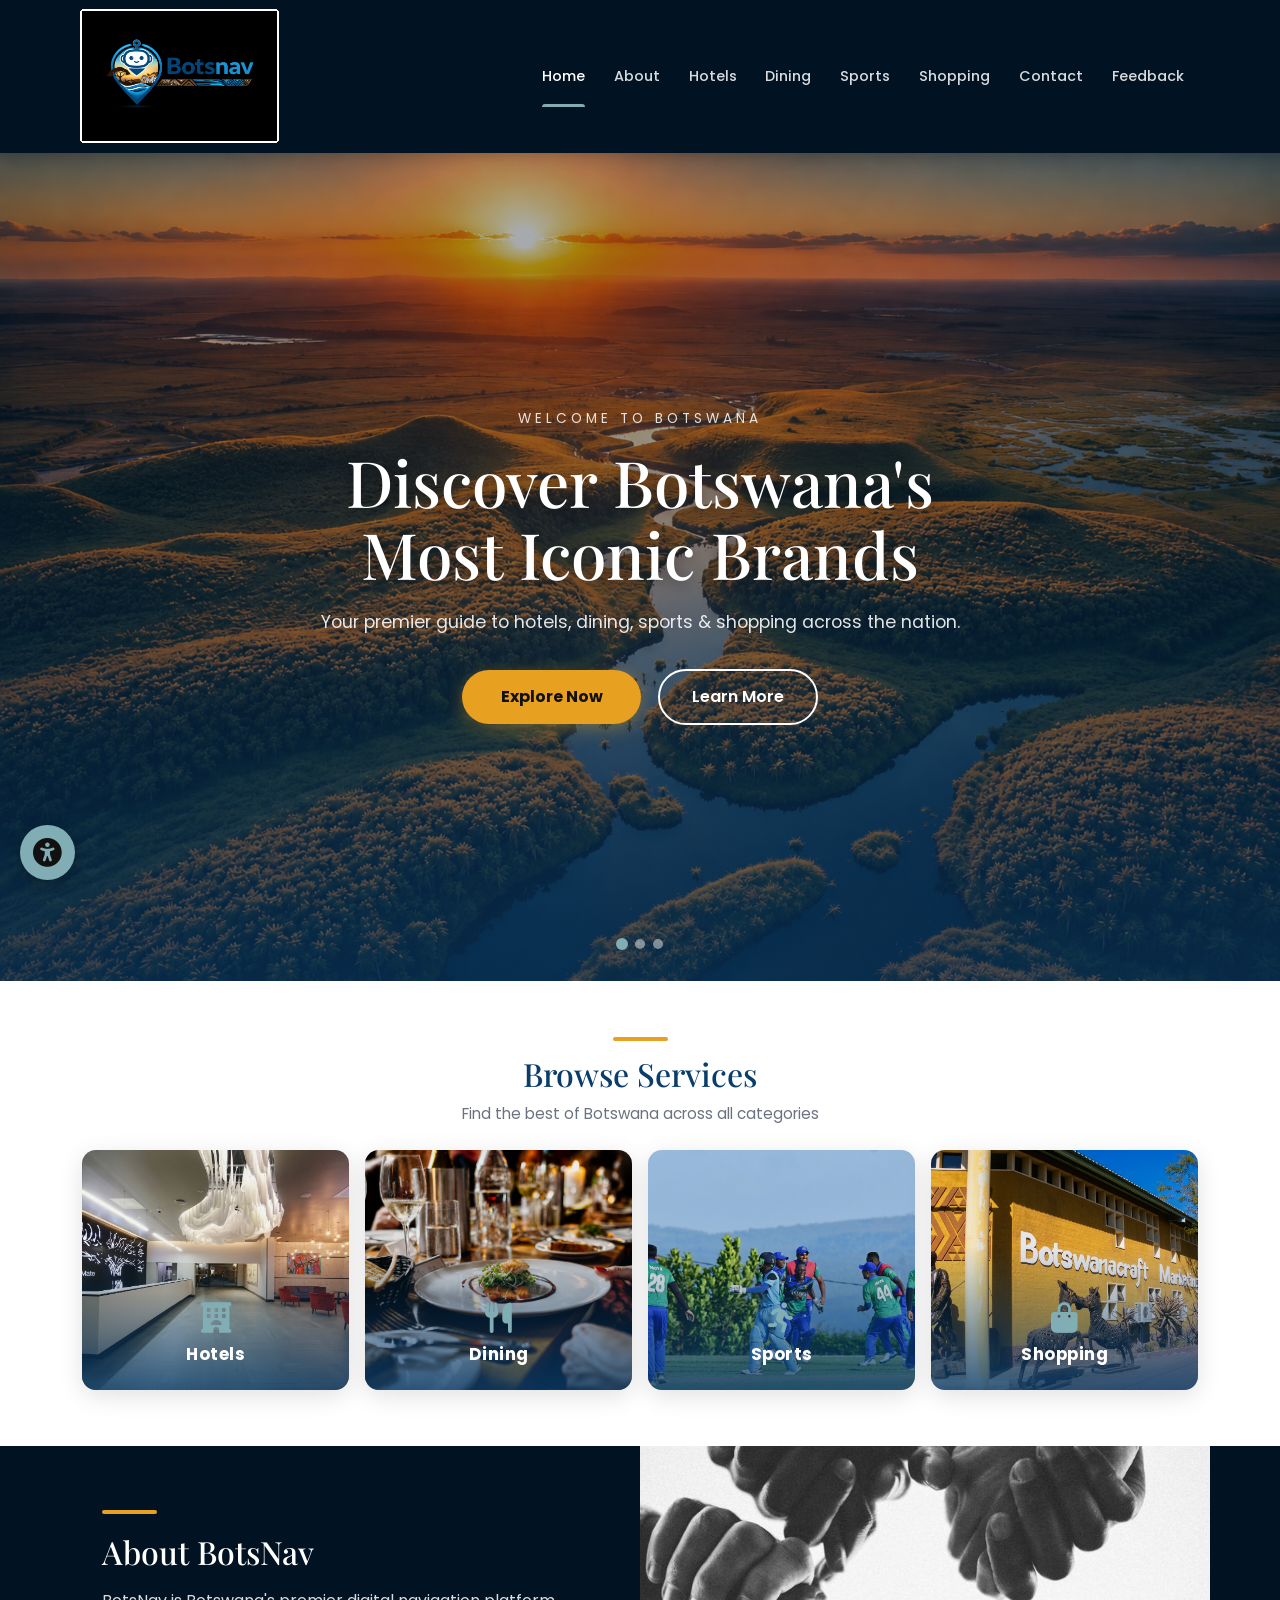
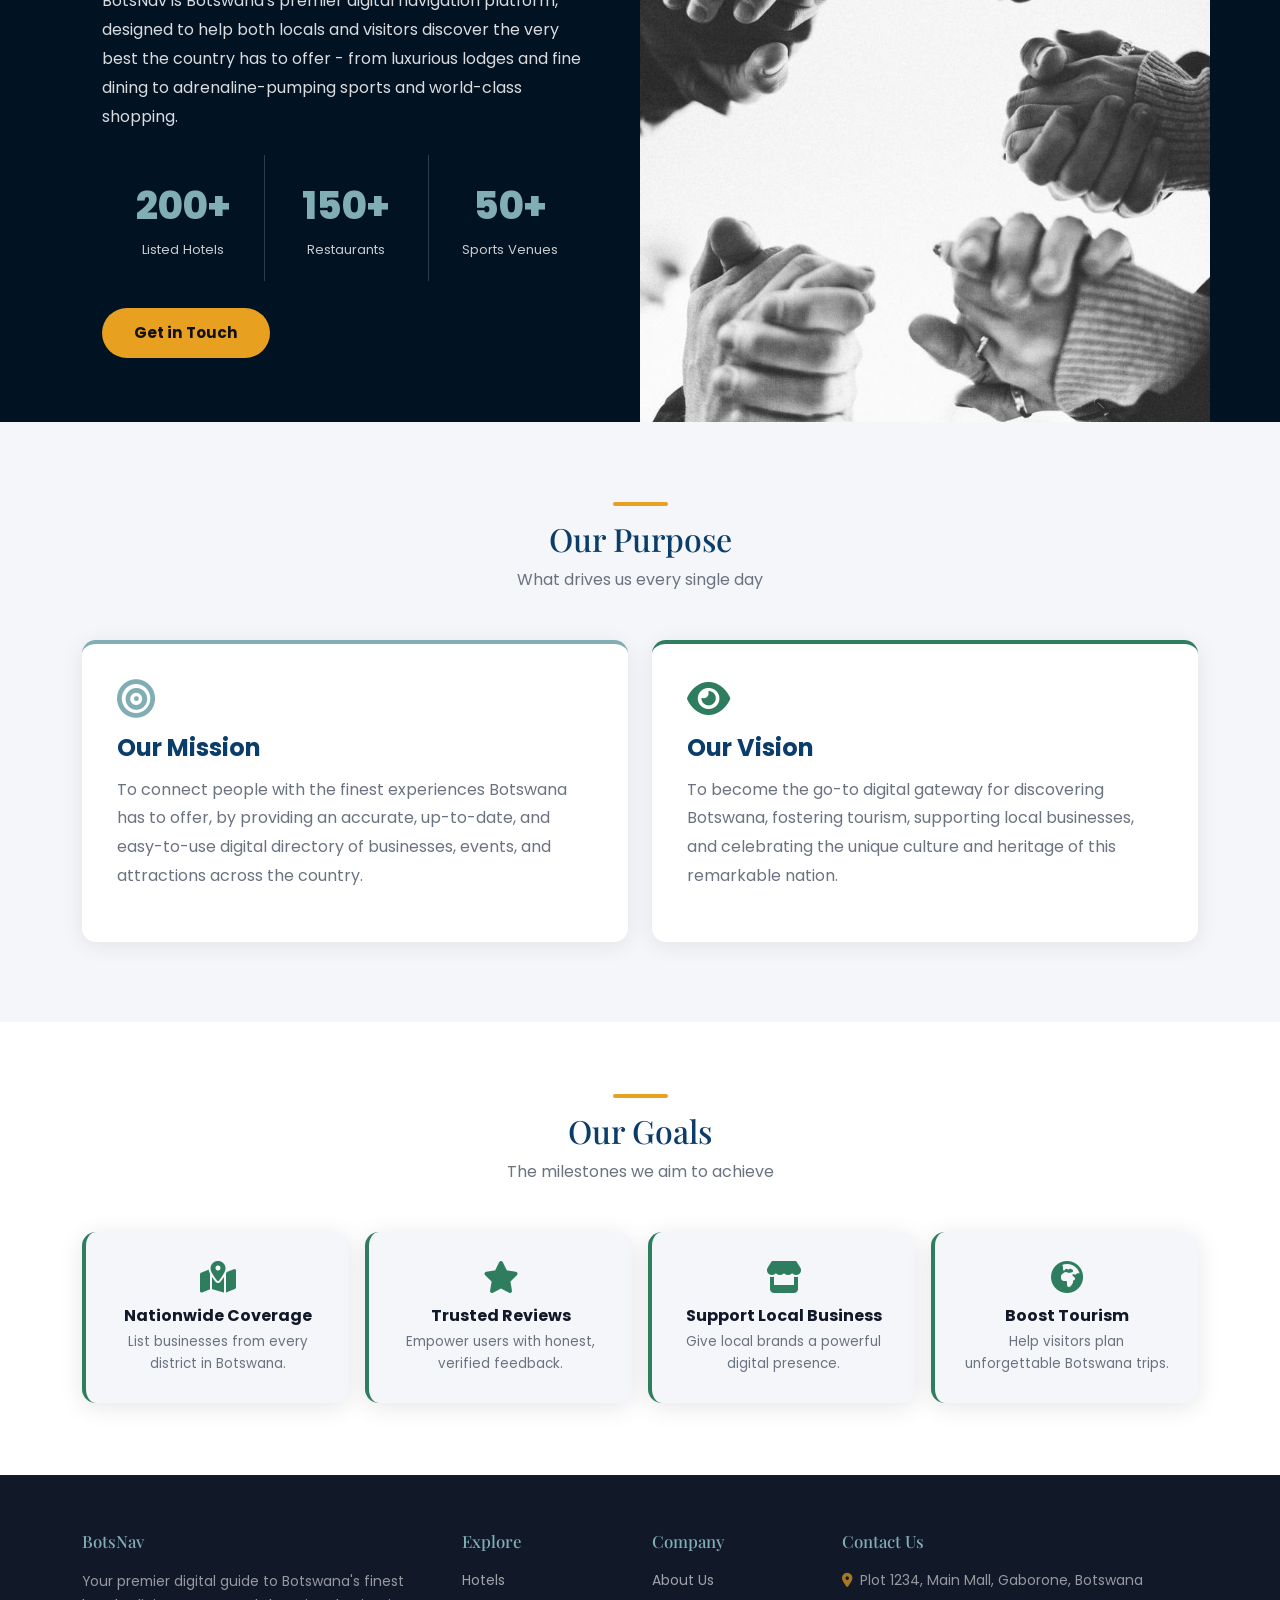
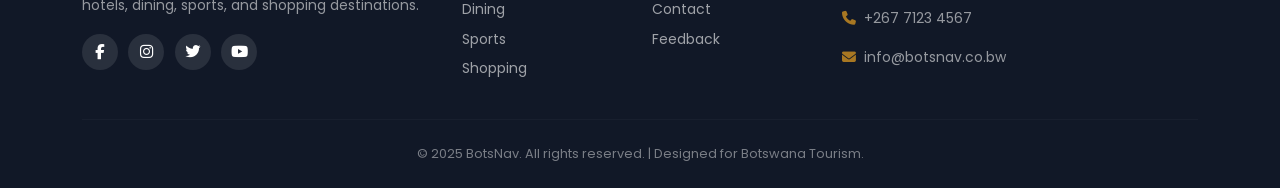
<file: index.html>
<!DOCTYPE html>
<html lang="en">
<head>
  <meta charset="UTF-8">
  <meta name="viewport" content="width=device-width, initial-scale=1.0">
  <title>BotsNav - Discover Botswana's Most Iconic Brands</title>
  <meta name="description" content="BotsNav is your ultimate guide to the best hotels, dining, sports, and shopping in Botswana.">
  <link rel="stylesheet" href="https://cdn.jsdelivr.net/npm/bootstrap@5.3.2/dist/css/bootstrap.min.css">
  <link rel="stylesheet" href="https://cdnjs.cloudflare.com/ajax/libs/font-awesome/6.5.0/css/all.min.css">
  <link rel="stylesheet" href="css/style.css">
  <style>
    /* --HERO -- */
    .hero { position:relative; height:92vh; min-height:580px; overflow:hidden; display:flex; align-items:center; justify-content:center; }
    .hero-slide { position:absolute; inset:0; background-size:cover; background-position:center; opacity:0; transition:opacity 1.2s ease; }
    .hero-slide.active { opacity:1; }
    .hero-overlay { position:absolute; inset:0; background:linear-gradient(to bottom, rgba(0,0,0,.3) 0%, rgba(11,61,107,.65) 100%); }
    .hero-content { position:relative; z-index:2; text-align:center; color:#fff; padding:2rem; max-width:860px; }
    .hero-content .tagline { letter-spacing:4px; font-size:.85rem; text-transform:uppercase; opacity:.85; margin-bottom:1rem; }
    .hero-content h1 { font-family:'Playfair Display',serif; font-size:clamp(2.2rem,5.5vw,4rem); line-height:1.12; margin-bottom:1.2rem; text-shadow:0 2px 14px rgba(0,0,0,.45); }
    .hero-content p { font-size:1.1rem; opacity:.88; margin-bottom:2rem; }
    .hero-dots { position:absolute; bottom:2rem; left:50%; transform:translateX(-50%); display:flex; gap:.5rem; z-index:3; }
    .hero-dot { width:10px; height:10px; border-radius:50%; background:rgba(255,255,255,.45); cursor:pointer; transition:.3s; border:none; }
    .hero-dot.active { background:var(--accent); transform:scale(1.2); }

    /* -- BROWSER CARDS -- */
    .browser-section { padding:3.5rem 0; background:#fff; }
    .browser-card { position:relative; border-radius:14px; overflow:hidden; height:240px; display:block; text-decoration:none; box-shadow:0 6px 24px rgba(0,0,0,.12); transition:transform .3s,box-shadow .3s; }
    .browser-card:hover { transform:translateY(-7px); box-shadow:0 14px 36px rgba(0,0,0,.2); }
    .browser-card img { width:100%; height:100%; object-fit:cover; transition:transform .5s; }
    .browser-card:hover img { transform:scale(1.07); }
    .browser-card-overlay { position:absolute; inset:0; background:linear-gradient(to top,rgba(11,61,107,.82) 0%,rgba(0,0,0,.05) 60%); display:flex; flex-direction:column; align-items:center; justify-content:flex-end; padding:1.4rem 1rem; }
    .browser-card-overlay i { font-size:1.9rem; color:var(--accent); margin-bottom:.45rem; }
    .browser-card-overlay span { color:#fff; font-weight:700; font-size:1.05rem; letter-spacing:.5px; }

    /* -- ABOUT STRIP -- */
    .about-strip { background:var(--primary); color:#fff; padding:0; overflow:hidden; }
    .about-strip .about-text { padding:4rem 3rem 4rem 2rem; }
    .about-strip .about-img { background:url('dinepe/community.jpg') center/cover no-repeat; min-height:420px; }
    .about-stat { text-align:center; padding:1.2rem .5rem; border-right:1px solid rgba(255,255,255,.18); }
    .about-stat:last-child { border-right:none; }
    .about-stat .num { font-size:2.4rem; font-weight:800; color:var(--accent); display:block; }
    .about-stat .lbl { font-size:.82rem; opacity:.78; }

    /* -- MISSION / VISION -- */
    .mv-section { padding:5rem 0; background:#f4f6f9; }
    .mv-card { background:#fff; border-radius:14px; padding:2.2rem; box-shadow:0 4px 22px rgba(0,0,0,.08); border-top:4px solid var(--accent); height:100%; }
    .mv-card.vision { border-top-color:var(--green); }
    .mv-card i { font-size:2.4rem; color:var(--accent); margin-bottom:1rem; display:block; }
    .mv-card.vision i { color:var(--green); }

    /* -- GOALS -- */
    .goals-section { padding:4.5rem 0; background:#fff; }
    .goal-card { background:#f4f6f9; border-radius:14px; padding:1.8rem; border-left:4px solid var(--green); transition:all .3s; text-align:center; height:100%; }
    .goal-card:hover { background:var(--primary); color:#fff; border-left-color:var(--accent); transform:translateY(-4px); }
    .goal-card:hover p { color:rgba(255,255,255,.8); }
    .goal-card i { font-size:2rem; color:var(--green); margin-bottom:.8rem; }
    .goal-card:hover i { color:var(--accent); }

    /* -- FOOTER -- */
    footer { background:#111827; color:rgba(255,255,255,.8); padding:3.5rem 1rem 1.5rem; }
    footer h5 { font-family:'Playfair Display',serif; color:var(--accent); margin-bottom:1.1rem; font-size:1.05rem; }
    footer a { color:rgba(255,255,255,.6); text-decoration:none; font-size:.87rem; display:block; margin-bottom:.45rem; transition:color .2s; }
    footer a:hover { color:var(--accent); }
    .footer-bottom { text-align:center; font-size:.8rem; opacity:.55; margin-top:1.5rem; }
    .social-icon { display:inline-flex; width:36px; height:36px; border-radius:50%; background:rgba(255,255,255,.1); align-items:center; justify-content:center; color:#fff; margin-right:.4rem; transition:.3s; text-decoration:none; }
    .social-icon:hover { background:var(--accent); color:#111; }
  </style>
</head>
<body>

<!-- NAVBAR -->
<nav class="navbar navbar-expand-lg sticky-top" style="background:#0b3d6b;padding:.4rem 1.5rem;box-shadow:0 2px 16px rgba(0,0,0,.22);">
  <div class="container-xl">
    <a class="navbar-brand" href="index.html">
      <img src="dinepe/logo.png" alt="BotsNav Logo" style="height:130px;width:auto;object-fit:contain;filter:drop-shadow(1px 1px 0 #fff) drop-shadow(-1px -1px 0 #fff) drop-shadow(1px -1px 0 #fff) drop-shadow(-1px 1px 0 #fff);">
    </a>
    <button class="navbar-toggler border-0" type="button" data-bs-toggle="collapse" data-bs-target="#navMenu">
      <span style="color:#fff;font-size:1.4rem;"><i class="fas fa-bars"></i></span>
    </button>
    <div class="collapse navbar-collapse" id="navMenu">
      <ul class="navbar-nav ms-auto">
        <li class="nav-item"><a class="nav-link active" href="index.html">Home</a></li>
        <li class="nav-item"><a class="nav-link" href="about.html">About</a></li>
        <li class="nav-item"><a class="nav-link" href="hotels.html">Hotels</a></li>
        <li class="nav-item"><a class="nav-link" href="dining.html">Dining</a></li>
        <li class="nav-item"><a class="nav-link" href="sports.html">Sports</a></li>
        <li class="nav-item"><a class="nav-link" href="shopping.html">Shopping</a></li>
        <li class="nav-item"><a class="nav-link" href="contact.html">Contact</a></li>
        <li class="nav-item"><a class="nav-link" href="feedback.html">Feedback</a></li>
      </ul>
    </div>
  </div>
</nav>

<!--  HERO BANNER -->
<section class="hero">
  <div class="hero-slide active" style="background-image:url('dinepe/okavangisto.png')"></div>
  <div class="hero-slide"       style="background-image:url('dinepe/marakanelo.png')"></div>
  <div class="hero-slide"       style="background-image:url('dinepe/okavango.png')"></div>
  <div class="hero-overlay"></div>
  <div class="hero-content">
    <p class="tagline">Welcome to Botswana</p>
    <h1>Discover Botswana's<br>Most Iconic Brands</h1>
    <p>Your premier guide to hotels, dining, sports &amp; shopping across the nation.</p>
    <a href="hotels.html" style="background:#e8a020;color:#111;font-weight:700;border:none;padding:.9rem 2.4rem;border-radius:50px;font-size:1rem;text-decoration:none;display:inline-block;transition:.3s;box-shadow:0 4px 18px rgba(232,160,32,.4);margin-right:.8rem;">Explore Now</a>
    <a href="#about" style="background:transparent;border:2px solid #fff;color:#fff;font-weight:600;padding:.85rem 2rem;border-radius:50px;font-size:1rem;text-decoration:none;display:inline-block;transition:.3s;">Learn More</a>
  </div>
  <div class="hero-dots" id="heroDots"></div>
</section>

<!--  BROWSER / SERVICE CARDS -->
<section class="browser-section">
  <div class="container-xl">
    <div class="text-center mb-4">
      <div style="width:55px;height:4px;background:#e8a020;border-radius:4px;margin:0 auto .9rem;"></div>
      <h2 style="font-family:'Playfair Display',serif;font-size:2rem;color:#0b3d6b;">Browse Services</h2>
      <p style="color:#6b7280;font-size:.95rem;">Find the best of Botswana across all categories</p>
    </div>
    <div class="row g-3">
      <div class="col-6 col-md-3">
        <a href="hotels.html" class="browser-card">
          <img src="dinepe/room50two.png" alt="Hotels in Botswana">
          <div class="browser-card-overlay"><i class="fas fa-hotel"></i><span>Hotels</span></div>
        </a>
      </div>
      <div class="col-6 col-md-3">
        <a href="dining.html" class="browser-card">
          <img src="dinepe/dining.png" alt="Dining in Botswana">
          <div class="browser-card-overlay"><i class="fas fa-utensils"></i><span>Dining</span></div>
        </a>
      </div>
      <div class="col-6 col-md-3">
        <a href="sports.html" class="browser-card">
          <img src="dinepe/cricket.png" alt="Sports in Botswana">
          <div class="browser-card-overlay"><i class="fas fa-running"></i><span>Sports</span></div>
        </a>
      </div>
      <div class="col-6 col-md-3">
        <a href="shopping.html" class="browser-card">
          <img src="dinepe/BotswanaCraft.png" alt="Shopping in Botswana">
          <div class="browser-card-overlay"><i class="fas fa-shopping-bag"></i><span>Shopping</span></div>
        </a>
      </div>
    </div>
  </div>
</section>

<!-- ABOUT STRIP - text LEFT, image RIGHT -->
<section class="about-strip" id="about">
  <div class="container-xl px-0">
    <div class="row g-0">
      <div class="col-lg-6 about-text">
        <div style="width:55px;height:4px;background:#e8a020;border-radius:4px;margin-bottom:1.2rem;"></div>
        <h2 style="font-family:'Playfair Display',serif;font-size:2rem;margin-bottom:1rem;">About BotsNav</h2>
        <p style="opacity:.85;line-height:1.8;margin-bottom:1.5rem;">BotsNav is Botswana's premier digital navigation platform, designed to help both locals and visitors discover the very best the country has to offer - from luxurious lodges and fine dining to adrenaline-pumping sports and world-class shopping.</p>
        <div class="row g-0 mb-2">
          <div class="col-4 about-stat"><span class="num">200+</span><span class="lbl">Listed Hotels</span></div>
          <div class="col-4 about-stat"><span class="num">150+</span><span class="lbl">Restaurants</span></div>
          <div class="col-4 about-stat"><span class="num">50+</span><span class="lbl">Sports Venues</span></div>
        </div>
        <a href="contact.html" style="background:#e8a020;color:#111;font-weight:700;border:none;padding:.8rem 2rem;border-radius:50px;font-size:.95rem;text-decoration:none;display:inline-block;margin-top:1.2rem;">Get in Touch</a>
      </div>
      <div class="col-lg-6 about-img"></div>
    </div>
  </div>
</section>

<!-- MISSION & VISION -->
<section class="mv-section">
  <div class="container-xl">
    <div class="text-center mb-5">
      <div style="width:55px;height:4px;background:#e8a020;border-radius:4px;margin:0 auto .9rem;"></div>
      <h2 style="font-family:'Playfair Display',serif;font-size:2rem;color:#0b3d6b;">Our Purpose</h2>
      <p style="color:#6b7280;">What drives us every single day</p>
    </div>
    <div class="row g-4">
      <div class="col-md-6">
        <div class="mv-card">
          <i class="fas fa-bullseye"></i>
          <h4 style="font-weight:700;color:#0b3d6b;margin-bottom:.8rem;">Our Mission</h4>
          <p style="color:#6b7280;line-height:1.8;">To connect people with the finest experiences Botswana has to offer, by providing an accurate, up-to-date, and easy-to-use digital directory of businesses, events, and attractions across the country.</p>
        </div>
      </div>
      <div class="col-md-6">
        <div class="mv-card vision">
          <i class="fas fa-eye" style="color:#2e7d5e;"></i>
          <h4 style="font-weight:700;color:#0b3d6b;margin-bottom:.8rem;">Our Vision</h4>
          <p style="color:#6b7280;line-height:1.8;">To become the go-to digital gateway for discovering Botswana, fostering tourism, supporting local businesses, and celebrating the unique culture and heritage of this remarkable nation.</p>
        </div>
      </div>
    </div>
  </div>
</section>

<!--  GOALS GRID -->
<section class="goals-section">
  <div class="container-xl">
    <div class="text-center mb-5">
      <div style="width:55px;height:4px;background:#e8a020;border-radius:4px;margin:0 auto .9rem;"></div>
      <h2 style="font-family:'Playfair Display',serif;font-size:2rem;color:#0b3d6b;">Our Goals</h2>
      <p style="color:#6b7280;">The milestones we aim to achieve</p>
    </div>
    <div class="row g-3">
      <div class="col-sm-6 col-lg-3"><div class="goal-card"><i class="fas fa-map-marked-alt"></i><h6 style="font-weight:700;margin-bottom:.4rem;">Nationwide Coverage</h6><p style="font-size:.84rem;color:#6b7280;margin:0;">List businesses from every district in Botswana.</p></div></div>
      <div class="col-sm-6 col-lg-3"><div class="goal-card"><i class="fas fa-star"></i><h6 style="font-weight:700;margin-bottom:.4rem;">Trusted Reviews</h6><p style="font-size:.84rem;color:#6b7280;margin:0;">Empower users with honest, verified feedback.</p></div></div>
      <div class="col-sm-6 col-lg-3"><div class="goal-card"><i class="fas fa-store"></i><h6 style="font-weight:700;margin-bottom:.4rem;">Support Local Business</h6><p style="font-size:.84rem;color:#6b7280;margin:0;">Give local brands a powerful digital presence.</p></div></div>
      <div class="col-sm-6 col-lg-3"><div class="goal-card"><i class="fas fa-globe-africa"></i><h6 style="font-weight:700;margin-bottom:.4rem;">Boost Tourism</h6><p style="font-size:.84rem;color:#6b7280;margin:0;">Help visitors plan unforgettable Botswana trips.</p></div></div>
    </div>
  </div>
</section>

<!-- FOOTER -->
<footer>
  <div class="container-xl">
    <div class="row g-4">
      <div class="col-md-4">
        <h5>BotsNav</h5>
        <p style="font-size:.87rem;opacity:.7;line-height:1.75;">Your premier digital guide to Botswana's finest hotels, dining, sports, and shopping destinations.</p>
        <div class="mt-3">
          <a href="#" class="social-icon"><i class="fab fa-facebook-f"></i></a>
          <a href="#" class="social-icon"><i class="fab fa-instagram"></i></a>
          <a href="#" class="social-icon"><i class="fab fa-twitter"></i></a>
          <a href="#" class="social-icon"><i class="fab fa-youtube"></i></a>
        </div>
      </div>
      <div class="col-md-2">
        <h5>Explore</h5>
        <a href="hotels.html">Hotels</a>
        <a href="dining.html">Dining</a>
        <a href="sports.html">Sports</a>
        <a href="shopping.html">Shopping</a>
      </div>
      <div class="col-md-2">
        <h5>Company</h5>
        <a href="#about">About Us</a>
        <a href="contact.html">Contact</a>
        <a href="feedback.html">Feedback</a>
      </div>
      <div class="col-md-4">
        <h5>Contact Us</h5>
        <p style="font-size:.87rem;opacity:.7;"><i class="fas fa-map-marker-alt me-2" style="color:#e8a020;"></i>Plot 1234, Main Mall, Gaborone, Botswana</p>
        <p style="font-size:.87rem;opacity:.7;"><i class="fas fa-phone me-2" style="color:#e8a020;"></i>+267 7123 4567</p>
        <p style="font-size:.87rem;opacity:.7;"><i class="fas fa-envelope me-2" style="color:#e8a020;"></i>info@botsnav.co.bw</p>
      </div>
    </div>
    <hr style="border-color:rgba(255,255,255,.12);margin:2rem 0 1rem;">
    <div class="footer-bottom">© 2025 BotsNav. All rights reserved. | Designed for Botswana Tourism.</div>
  </div>
</footer>

<script src="https://cdn.jsdelivr.net/npm/bootstrap@5.3.2/dist/js/bootstrap.bundle.min.js"></script>
<script>
  const slides = document.querySelectorAll('.hero-slide');
  const dotsWrap = document.getElementById('heroDots');
  let cur = 0;
  slides.forEach((_, i) => {
    const b = document.createElement('button');
    b.className = 'hero-dot' + (i===0?' active':'');
    b.addEventListener('click', () => goTo(i));
    dotsWrap.appendChild(b);
  });
  function goTo(n) {
    slides[cur].classList.remove('active');
    dotsWrap.children[cur].classList.remove('active');
    cur = n;
    slides[cur].classList.add('active');
    dotsWrap.children[cur].classList.add('active');
  }
  setInterval(() => goTo((cur+1) % slides.length), 5000);
</script>

<!-- ACCESSIBILITY WIDGET -->
<div id="a11y-widget">
  <div id="a11y-menu">
    <h6>Accessibility Tools</h6>
    <button class="a11y-btn" onclick="toggleA11y('a11y-high-contrast', this)"><i class="fas fa-adjust"></i> High Contrast</button>
    <button class="a11y-btn" onclick="toggleA11y('a11y-large-text', this)"><i class="fas fa-text-height"></i> Larger Text</button>
    <button class="a11y-btn" onclick="toggleA11y('a11y-highlight-links', this)"><i class="fas fa-link"></i> Highlight Links</button>
  </div>
  <button id="a11y-toggle" title="Accessibility Options"><i class="fas fa-universal-access"></i></button>
</div>

<!-- BACK TO TOP BUTTON -->
<button id="back-to-top" onclick="window.scrollTo({top: 0, behavior: 'smooth'})" title="Back to Top">
  <i class="fas fa-chevron-up"></i>
</button>

<script>
  // Accessibility Widget Logic
  document.getElementById('a11y-toggle').addEventListener('click', function() {
    document.getElementById('a11y-menu').classList.toggle('show');
  });

  function toggleA11y(className, btn) {
    document.body.classList.toggle(className);
    btn.classList.toggle('active');
    
    // Save preference to localStorage so it persists across pages
    if(document.body.classList.contains(className)) {
      localStorage.setItem(className, 'true');
    } else {
      localStorage.removeItem(className);
    }
  }

  // On page load, check localStorage for any saved accessibility preferences and apply them
  window.addEventListener('DOMContentLoaded', () => {
    ['a11y-high-contrast', 'a11y-large-text', 'a11y-highlight-links'].forEach(cls => {
      if(localStorage.getItem(cls) === 'true') {
        document.body.classList.add(cls);
        // Find the button and set it to active
        const buttons = document.querySelectorAll('.a11y-btn');
        buttons.forEach(btn => {
          if(btn.getAttribute('onclick').includes(cls)) {
            btn.classList.add('active');
          }
        });
      }
    });
  });

  // Back to Top Button Logic
  window.addEventListener('scroll', function() {
    const btn = document.getElementById('back-to-top');
    if (window.scrollY > 300) {
      btn.classList.add('visible');
    } else {
      btn.classList.remove('visible');
    }
  });
</script>
</body>
</html>
</file>
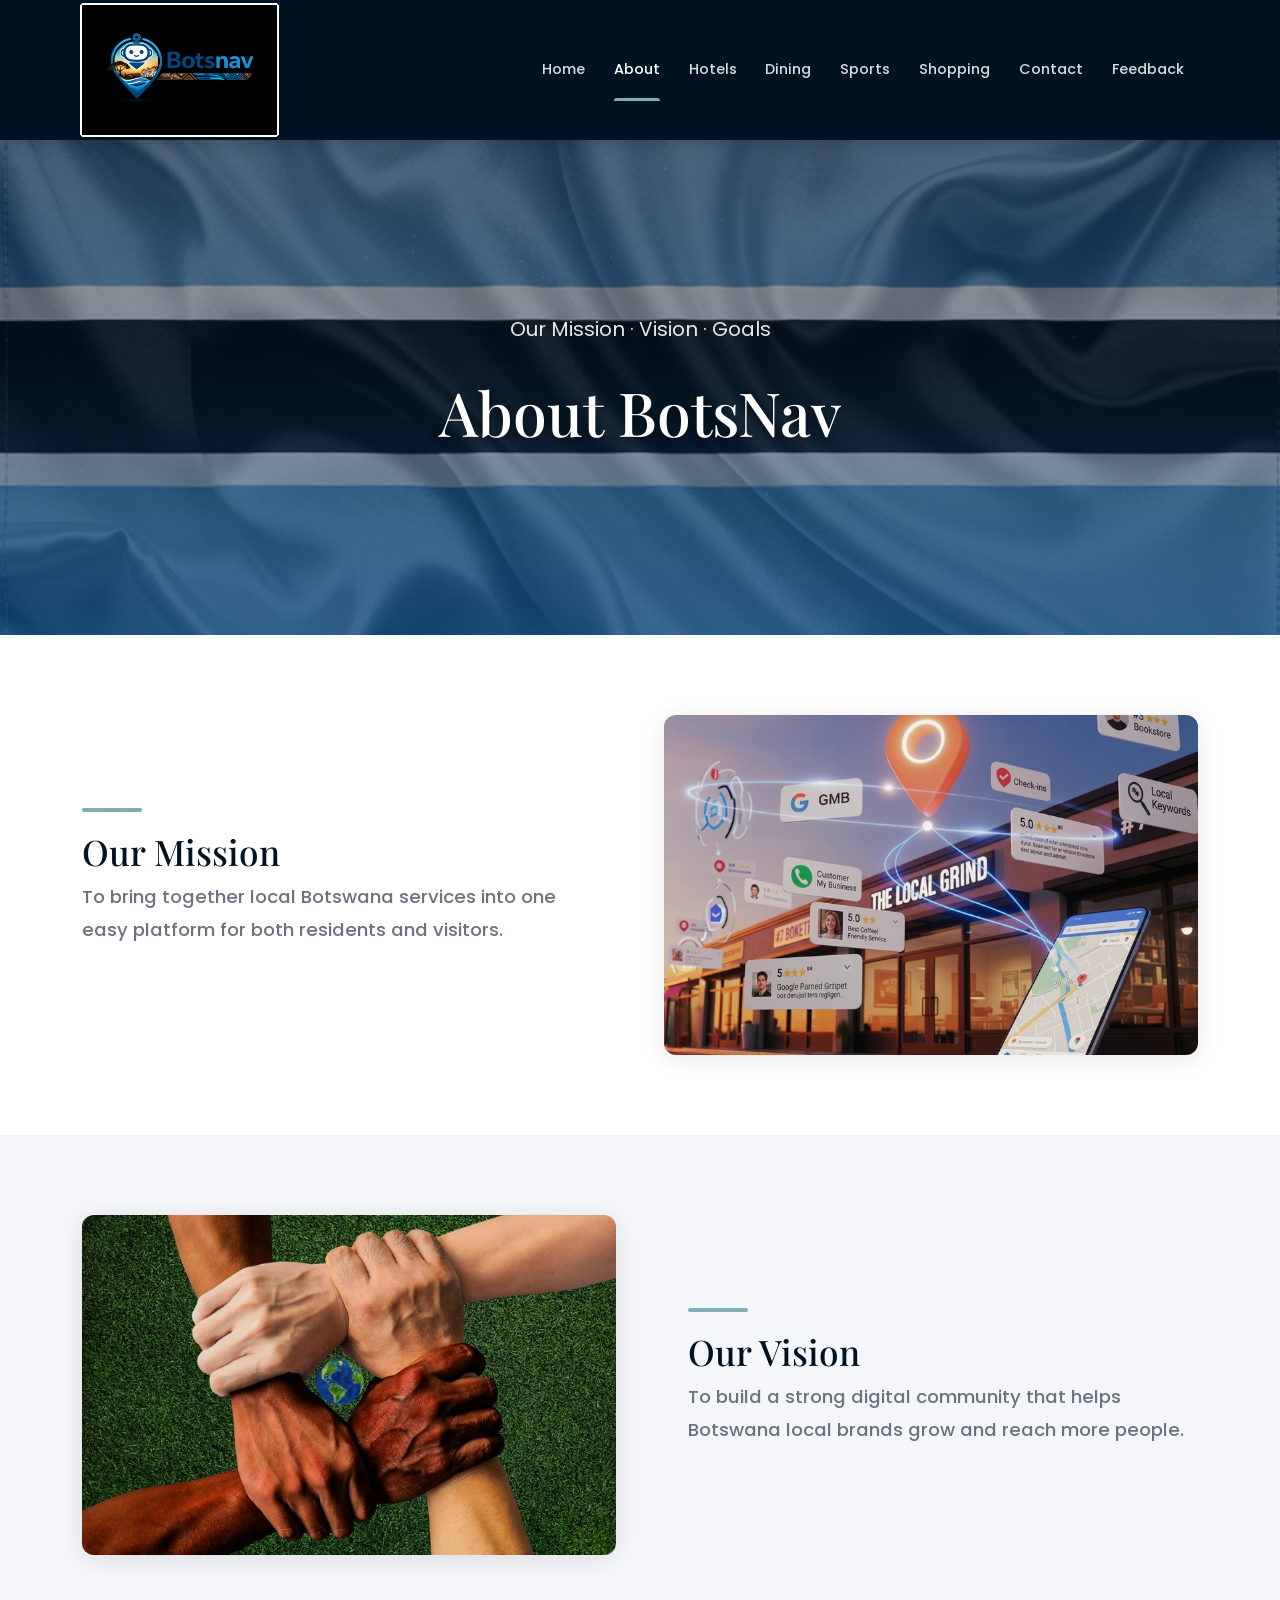
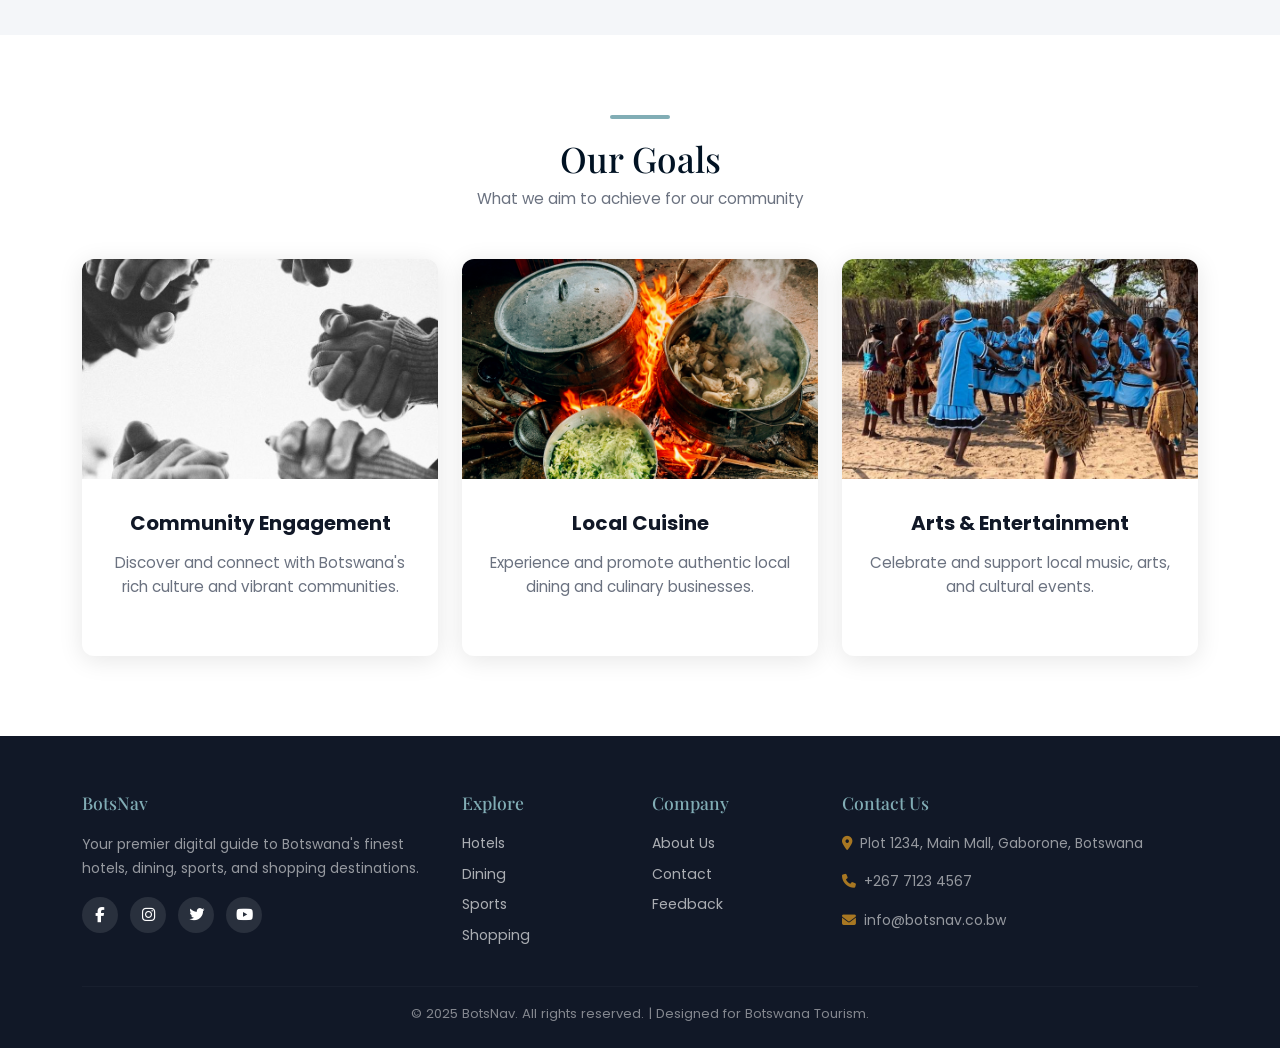
<file: about.html>
<!DOCTYPE html>
<html lang="en">
<head>
  <meta charset="UTF-8">
  <meta name="viewport" content="width=device-width, initial-scale=1.0">
  <title>About BotsNav - Our Mission & Vision</title>
  <meta name="description" content="Learn more about BotsNav and our mission to guide you to the best experiences in Botswana.">
  <link rel="stylesheet" href="https://cdn.jsdelivr.net/npm/bootstrap@5.3.2/dist/css/bootstrap.min.css">
  <link rel="stylesheet" href="https://cdnjs.cloudflare.com/ajax/libs/font-awesome/6.5.0/css/all.min.css">
  <link rel="stylesheet" href="css/style.css">
</head>
<body>

<!-- NAVBAR -->
<nav class="navbar navbar-expand-lg sticky-top">
  <div class="container-xl">
    <a class="navbar-brand" href="index.html">
      <img src="dinepe/logo.png" alt="BotsNav Logo" style="height:130px;width:auto;object-fit:contain;filter:drop-shadow(1px 1px 0 #fff) drop-shadow(-1px -1px 0 #fff) drop-shadow(1px -1px 0 #fff) drop-shadow(-1px 1px 0 #fff);">
    </a>
    <button class="navbar-toggler border-0" type="button" data-bs-toggle="collapse" data-bs-target="#navMenu">
      <span style="color:#fff;font-size:1.4rem;"><i class="fas fa-bars"></i></span>
    </button>
    <div class="collapse navbar-collapse" id="navMenu">
      <ul class="navbar-nav ms-auto">
        <li class="nav-item"><a class="nav-link" href="index.html">Home</a></li>
        <li class="nav-item"><a class="nav-link active" href="about.html">About</a></li>
        <li class="nav-item"><a class="nav-link" href="hotels.html">Hotels</a></li>
        <li class="nav-item"><a class="nav-link" href="dining.html">Dining</a></li>
        <li class="nav-item"><a class="nav-link" href="sports.html">Sports</a></li>
        <li class="nav-item"><a class="nav-link" href="shopping.html">Shopping</a></li>
        <li class="nav-item"><a class="nav-link" href="contact.html">Contact</a></li>
        <li class="nav-item"><a class="nav-link" href="feedback.html">Feedback</a></li>
      </ul>
    </div>
  </div>
</nav>

<!-- HERO BANNER -->
<section class="hero" style="height: 55vh; min-height: 450px;">
  <div class="hero-slide active" style="background-image:url('dinepe/flag.png')"></div>
  <div class="hero-overlay"></div>
  <div class="hero-content">
    <p class="tagline">Our Mission · Vision · Goals</p>
    <h1>About BotsNav</h1>
  </div>
</section>

<!-- MISSION -->
<section style="padding: 5rem 0; background: #fff;">
  <div class="container-xl">
    <div class="row align-items-center g-5">
      <div class="col-lg-6 pe-lg-5">
        <div class="divider"></div>
        <h2 class="section-title">Our Mission</h2>
        <p style="font-size:1.15rem; color:var(--text-muted); line-height:1.8; font-weight: 500;">
          To bring together local Botswana services into one easy platform for both residents and visitors.
        </p>
      </div>
      <div class="col-lg-6">
        <img src="dinepe/pin.png" alt="Botsnav Mission" class="img-fluid" style="width:100%; height:340px; object-fit:cover; border-radius: var(--radius); box-shadow: var(--shadow);">
      </div>
    </div>
  </div>
</section>

<!-- VISION -->
<section style="padding: 5rem 0; background: var(--light-bg);">
  <div class="container-xl">
    <div class="row align-items-center flex-column-reverse flex-lg-row g-5">
      <div class="col-lg-6">
        <img src="dinepe/tshwaragano.jpeg" alt="Botsnav Vision" class="img-fluid" style="width:100%; height:340px; object-fit:cover; border-radius: var(--radius); box-shadow: var(--shadow);">
      </div>
      <div class="col-lg-6 ps-lg-5">
        <div class="divider"></div>
        <h2 class="section-title">Our Vision</h2>
        <p style="font-size:1.15rem; color:var(--text-muted); line-height:1.8; font-weight: 500;">
          To build a strong digital community that helps Botswana local brands grow and reach more people.
        </p>
      </div>
    </div>
  </div>
</section>

<!-- GOALS -->
<section style="padding: 5rem 0; background: #fff;">
  <div class="container-xl">
    <div class="text-center mb-5">
      <div class="divider mx-auto"></div>
      <h2 class="section-title">Our Goals</h2>
      <p class="section-subtitle">What we aim to achieve for our community</p>
    </div>
    <div class="row g-4 justify-content-center">
      
      <!-- Goal 1 -->
      <div class="col-md-6 col-lg-4">
        <div class="listing-card h-100 text-center d-flex flex-column pb-4">
          <img src="dinepe/community.jpg" alt="Community Engagement" style="height:220px; width:100%; object-fit:cover;">
          <div class="lc-body flex-grow-1 mt-3 px-4">
            <h4 class="lc-title mb-3" style="font-size: 1.25rem;">Community Engagement</h4>
            <p class="lc-sub" style="font-size: 0.95rem; line-height: 1.6;">Discover and connect with Botswana's rich culture and vibrant communities.</p>
          </div>
        </div>
      </div>
      
      <!-- Goal 2 -->
      <div class="col-md-6 col-lg-4">
        <div class="listing-card h-100 text-center d-flex flex-column pb-4">
          <img src="dinepe/cooking.png" alt="Local Cuisine" style="height:220px; width:100%; object-fit:cover;">
          <div class="lc-body flex-grow-1 mt-3 px-4">
            <h4 class="lc-title mb-3" style="font-size: 1.25rem;">Local Cuisine</h4>
            <p class="lc-sub" style="font-size: 0.95rem; line-height: 1.6;">Experience and promote authentic local dining and culinary businesses.</p>
          </div>
        </div>
      </div>
      
      <!-- Goal 3 -->
      <div class="col-md-6 col-lg-4">
        <div class="listing-card h-100 text-center d-flex flex-column pb-4">
          <img src="dinepe/mmino.jpg" alt="Arts & Entertainment" style="height:220px; width:100%; object-fit:cover;">
          <div class="lc-body flex-grow-1 mt-3 px-4">
            <h4 class="lc-title mb-3" style="font-size: 1.25rem;">Arts & Entertainment</h4>
            <p class="lc-sub" style="font-size: 0.95rem; line-height: 1.6;">Celebrate and support local music, arts, and cultural events.</p>
          </div>
        </div>
      </div>

    </div>
  </div>
</section>

<!-- FOOTER -->
<footer>
  <div class="container-xl">
    <div class="row g-4">
      <div class="col-md-4">
        <h5>BotsNav</h5>
        <p style="font-size:.87rem;opacity:.7;line-height:1.75;">Your premier digital guide to Botswana's finest hotels, dining, sports, and shopping destinations.</p>
        <div class="mt-3">
          <a href="#" class="social-icon"><i class="fab fa-facebook-f"></i></a>
          <a href="#" class="social-icon"><i class="fab fa-instagram"></i></a>
          <a href="#" class="social-icon"><i class="fab fa-twitter"></i></a>
          <a href="#" class="social-icon"><i class="fab fa-youtube"></i></a>
        </div>
      </div>
      <div class="col-md-2">
        <h5>Explore</h5>
        <a href="hotels.html">Hotels</a>
        <a href="dining.html">Dining</a>
        <a href="sports.html">Sports</a>
        <a href="shopping.html">Shopping</a>
      </div>
      <div class="col-md-2">
        <h5>Company</h5>
        <a href="about.html">About Us</a>
        <a href="contact.html">Contact</a>
        <a href="feedback.html">Feedback</a>
      </div>
      <div class="col-md-4">
        <h5>Contact Us</h5>
        <p style="font-size:.87rem;opacity:.7;"><i class="fas fa-map-marker-alt me-2" style="color:#e8a020;"></i>Plot 1234, Main Mall, Gaborone, Botswana</p>
        <p style="font-size:.87rem;opacity:.7;"><i class="fas fa-phone me-2" style="color:#e8a020;"></i>+267 7123 4567</p>
        <p style="font-size:.87rem;opacity:.7;"><i class="fas fa-envelope me-2" style="color:#e8a020;"></i>info@botsnav.co.bw</p>
      </div>
    </div>
    <hr style="border-color:rgba(255,255,255,.12);margin:2rem 0 1rem;">
    <div class="footer-bottom">© 2025 BotsNav. All rights reserved. | Designed for Botswana Tourism.</div>
  </div>
</footer>

<script src="https://cdn.jsdelivr.net/npm/bootstrap@5.3.2/dist/js/bootstrap.bundle.min.js"></script>
</body>
</html>
</file>
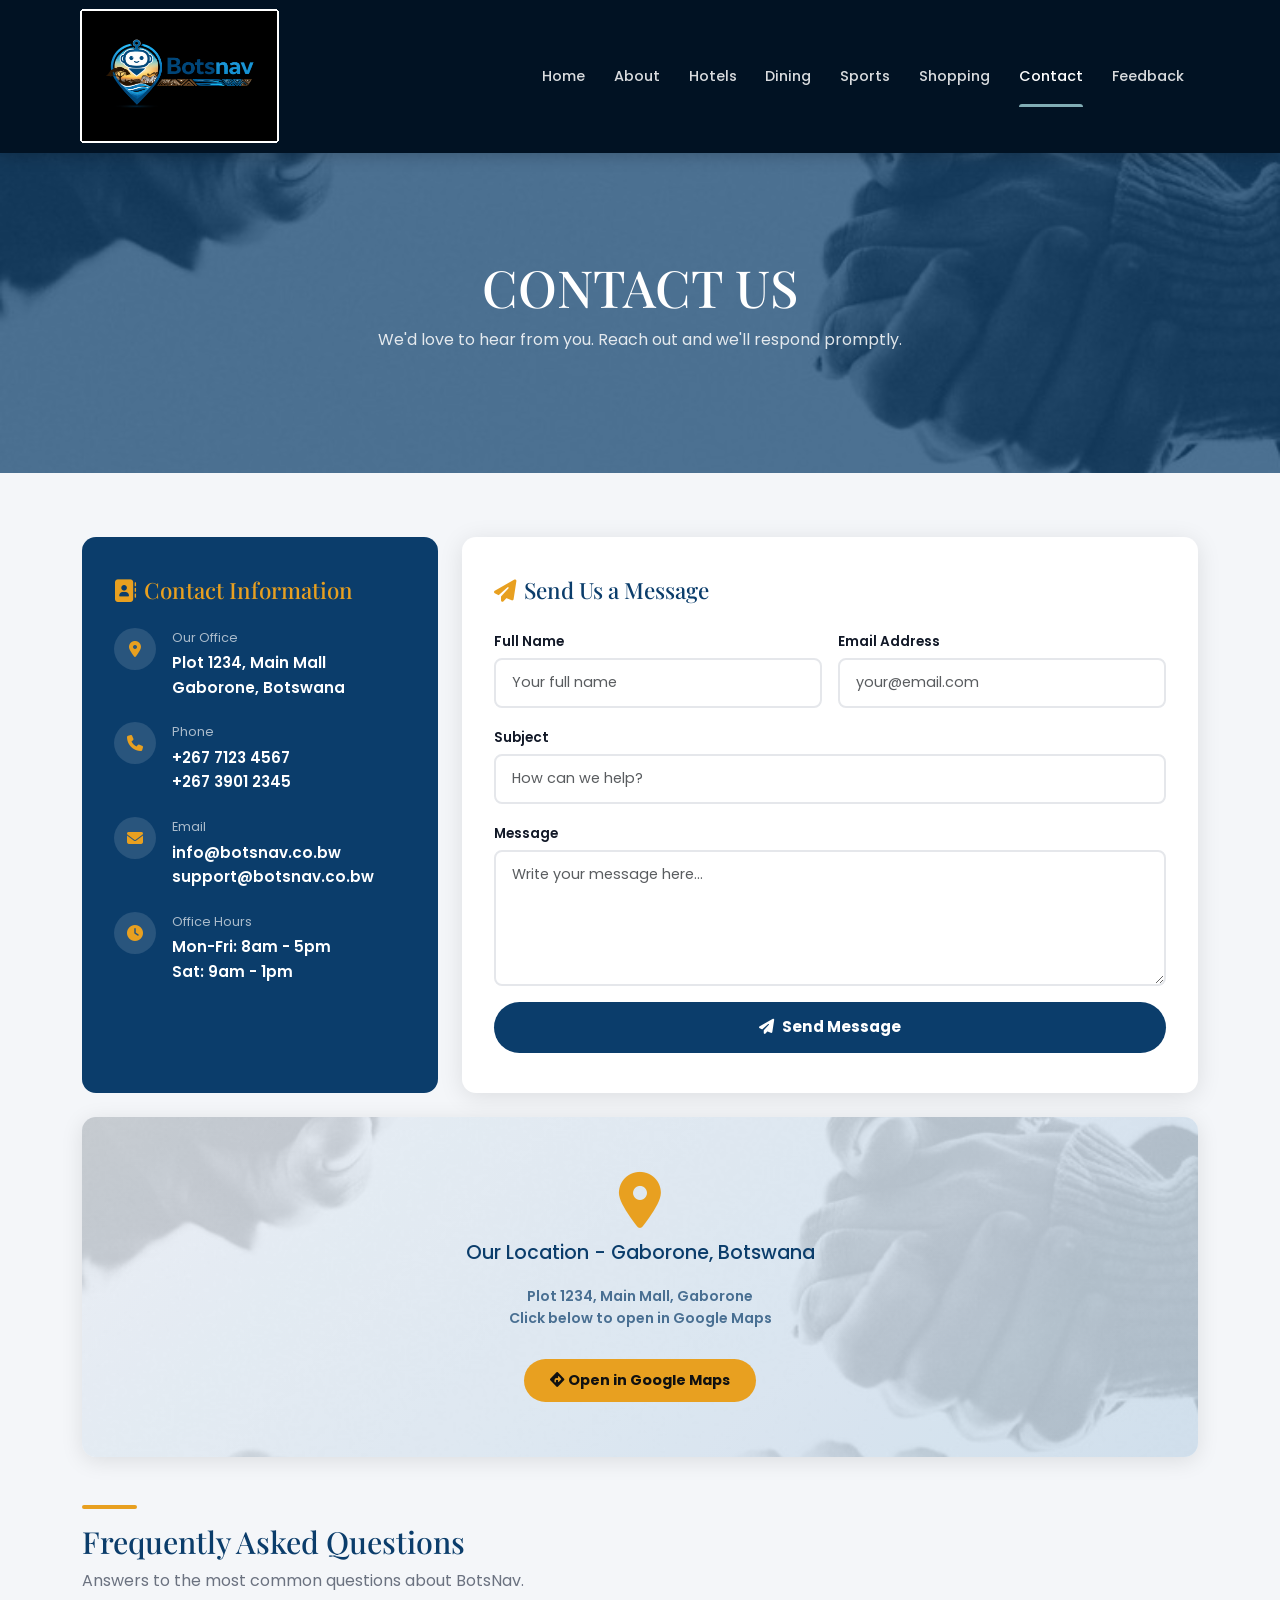
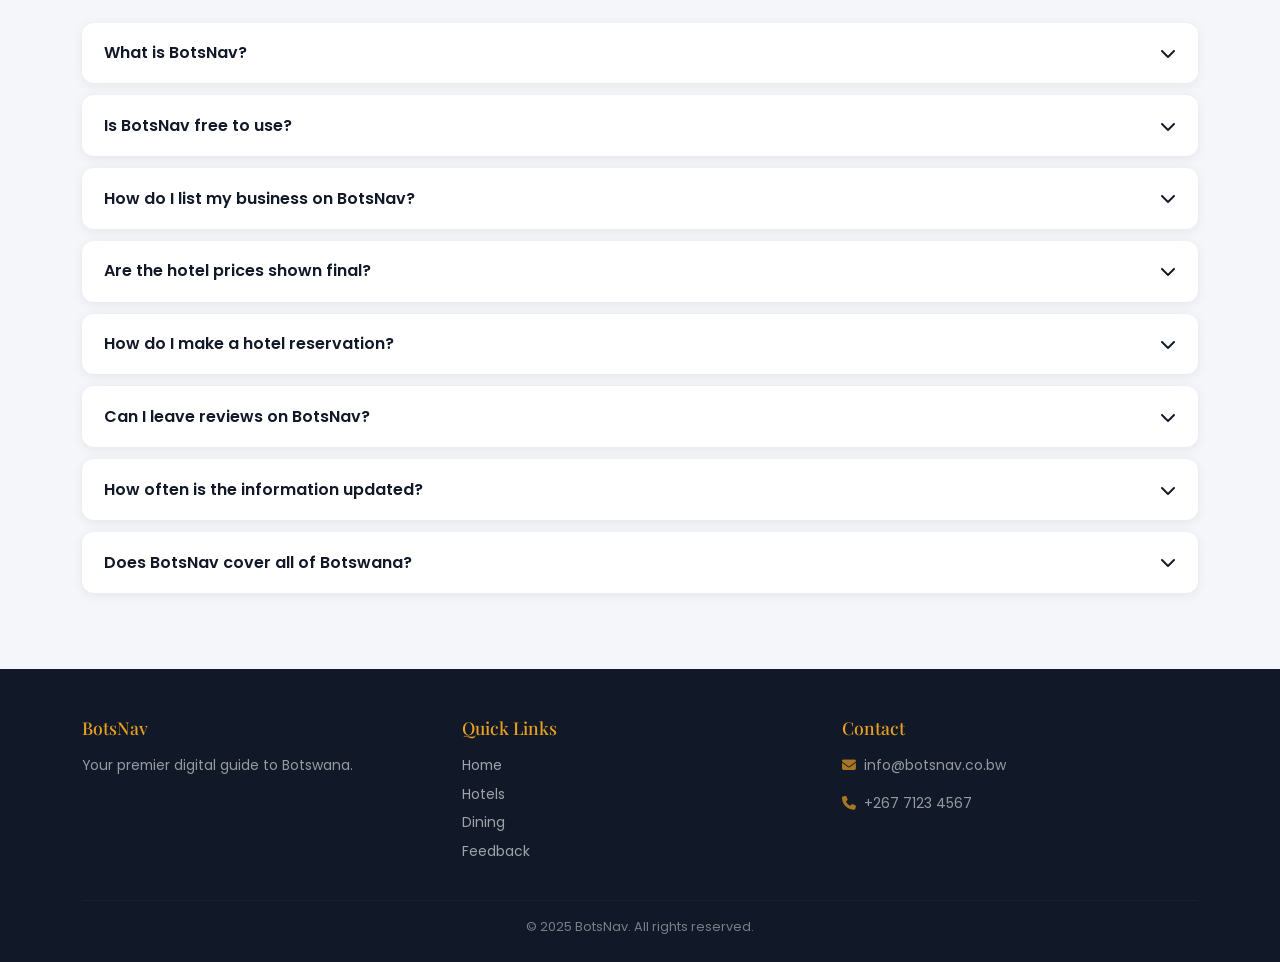
<file: contact.html>
<!DOCTYPE html>
<html lang="en">
<head>
  <meta charset="UTF-8"><meta name="viewport" content="width=device-width, initial-scale=1.0">
  <title>Contact Us - BotsNav</title>
  <meta name="description" content="Get in touch with BotsNav. Find our contact details, send a message, or browse our FAQ.">
  <link rel="stylesheet" href="https://cdn.jsdelivr.net/npm/bootstrap@5.3.2/dist/css/bootstrap.min.css">
  <link rel="stylesheet" href="https://cdnjs.cloudflare.com/ajax/libs/font-awesome/6.5.0/css/all.min.css">
  <link rel="stylesheet" href="css/style.css">
  <style>
    /* Page banner with photo */
    .page-banner-photo {
      position: relative; height: 320px; overflow: hidden;
      display: flex; align-items: center; justify-content: center;
      background: url('dinepe/community.jpg') center/cover no-repeat;
    }
    .page-banner-photo::before { content:''; position:absolute; inset:0; background:rgba(11,61,107,.72); }
    .page-banner-photo .banner-text { position:relative; z-index:2; text-align:center; color:#fff; }
    .page-banner-photo h1 { font-family:'Playfair Display',serif; font-size:clamp(2rem,5vw,3.2rem); margin-bottom:.5rem; }
    .page-banner-photo p  { font-size:1rem; opacity:.85; }

    /* Contact info box */
    .contact-info-box { background:#0b3d6b; color:#fff; border-radius:14px; padding:2.5rem 2rem; height:100%; }
    .contact-info-box h4 { font-family:'Playfair Display',serif; font-size:1.4rem; margin-bottom:1.5rem; color:#e8a020; }
    .ci-item { display:flex; align-items:flex-start; gap:1rem; margin-bottom:1.4rem; }
    .ci-icon { width:42px; height:42px; background:rgba(255,255,255,.12); border-radius:50%; display:flex; align-items:center; justify-content:center; flex-shrink:0; color:#e8a020; font-size:1rem; }
    .ci-label { font-size:.8rem; opacity:.65; margin-bottom:.2rem; }
    .ci-value { font-weight:600; font-size:.95rem; }

    /* Form card */
    .form-card { background:#fff; border-radius:14px; padding:2.5rem 2rem; box-shadow:0 4px 24px rgba(0,0,0,.1); }
    .form-card h4 { font-family:'Playfair Display',serif; font-size:1.4rem; color:#0b3d6b; margin-bottom:1.5rem; }
    .form-control { border-radius:8px; border:2px solid #e5e7eb; padding:.75rem 1rem; font-size:.9rem; transition:border-color .2s; }
    .form-control:focus { border-color:#0b3d6b; box-shadow:none; }
    .form-label { font-weight:600; font-size:.85rem; color:#111827; margin-bottom:.35rem; }
    .btn-submit { background:#0b3d6b; color:#fff; border:none; border-radius:50px; padding:.85rem 2.5rem; font-weight:700; font-size:.95rem; width:100%; cursor:pointer; transition:.3s; }
    .btn-submit:hover { background:#0e4f8b; }

    /* Map placeholder */
    .map-box {
      background: linear-gradient(135deg,#e8eef5,#c8daea);
      border-radius:14px; height:340px;
      display:flex; flex-direction:column; align-items:center; justify-content:center;
      gap:.8rem; color:#0b3d6b; font-weight:600; box-shadow:0 4px 22px rgba(0,0,0,.1);
      position:relative; overflow:hidden;
    }
    .map-box::before {
      content:''; position:absolute; inset:0;
      background: url('dinepe/community.jpg') center/cover;
      opacity:.18;
    }
    .map-box > * { position:relative; z-index:1; }
    .map-pin { font-size:3.5rem; color:#e8a020; animation:bounce 1.4s infinite; }
    @keyframes bounce { 0%,100%{transform:translateY(0);} 50%{transform:translateY(-10px);} }

    /* FAQ */
    .faq-item { background:#fff; border-radius:12px; margin-bottom:.75rem; box-shadow:0 2px 12px rgba(0,0,0,.07); overflow:hidden; }
    .faq-q { padding:1.1rem 1.4rem; font-weight:600; cursor:pointer; display:flex; justify-content:space-between; align-items:center; color:#111827; transition:background .25s; }
    .faq-q:hover { background:#f0f4ff; }
    .faq-q.open { background:#0b3d6b; color:#fff; }
    .faq-q.open .chevron { transform:rotate(180deg); color:#e8a020; }
    .faq-a { max-height:0; overflow:hidden; transition:max-height .4s ease,padding .3s; font-size:.9rem; color:#6b7280; }
    .faq-a.open { max-height:200px; padding:1rem 1.4rem; }
    .chevron { transition:transform .3s; }
  </style>
</head>
<body>

<!-- NAVBAR -->
<nav class="navbar navbar-expand-lg sticky-top" style="background:#0b3d6b;padding:.4rem 1.5rem;box-shadow:0 2px 16px rgba(0,0,0,.22);">
  <div class="container-xl">
    <a class="navbar-brand" href="index.html" style="font-family:'Playfair Display',serif;font-size:1.65rem;color:#e8a020;"><img src="dinepe/logo.png" alt="BotsNav Logo" style="height:130px;width:auto;object-fit:contain;filter:drop-shadow(1px 1px 0 #fff) drop-shadow(-1px -1px 0 #fff) drop-shadow(1px -1px 0 #fff) drop-shadow(-1px 1px 0 #fff);"></a>
    <button class="navbar-toggler border-0" type="button" data-bs-toggle="collapse" data-bs-target="#navMenu">
      <span style="color:#fff;font-size:1.4rem;"><i class="fas fa-bars"></i></span>
    </button>
    <div class="collapse navbar-collapse" id="navMenu">
      <ul class="navbar-nav ms-auto">
        <li class="nav-item"><a class="nav-link" href="index.html">Home</a></li>
        <li class="nav-item"><a class="nav-link" href="about.html">About</a></li>
        <li class="nav-item"><a class="nav-link" href="hotels.html">Hotels</a></li>
        <li class="nav-item"><a class="nav-link" href="dining.html">Dining</a></li>
        <li class="nav-item"><a class="nav-link" href="sports.html">Sports</a></li>
        <li class="nav-item"><a class="nav-link" href="shopping.html">Shopping</a></li>
        <li class="nav-item"><a class="nav-link active" href="contact.html">Contact</a></li>
        <li class="nav-item"><a class="nav-link" href="feedback.html">Feedback</a></li>
      </ul>
    </div>
  </div>
</nav>

<!-- BANNER -->
<div class="page-banner-photo">
  <div class="banner-text">
    <h1>CONTACT US</h1>
    <p>We'd love to hear from you. Reach out and we'll respond promptly.</p>
  </div>
</div>

<!-- CONTACT INFO + FORM -->
<section style="padding:4rem 0;background:#f4f6f9;">
  <div class="container-xl">
    <div class="row g-4 mb-4">
      <!-- Left: Contact Info -->
      <div class="col-lg-4">
        <div class="contact-info-box">
          <h4><i class="fas fa-address-book me-2"></i>Contact Information</h4>
          <div class="ci-item">
            <div class="ci-icon"><i class="fas fa-map-marker-alt"></i></div>
            <div><div class="ci-label">Our Office</div><div class="ci-value">Plot 1234, Main Mall<br>Gaborone, Botswana</div></div>
          </div>
          <div class="ci-item">
            <div class="ci-icon"><i class="fas fa-phone"></i></div>
            <div><div class="ci-label">Phone</div><div class="ci-value">+267 7123 4567<br>+267 3901 2345</div></div>
          </div>
          <div class="ci-item">
            <div class="ci-icon"><i class="fas fa-envelope"></i></div>
            <div><div class="ci-label">Email</div><div class="ci-value">info@botsnav.co.bw<br>support@botsnav.co.bw</div></div>
          </div>
          <div class="ci-item">
            <div class="ci-icon"><i class="fas fa-clock"></i></div>
            <div><div class="ci-label">Office Hours</div><div class="ci-value">Mon-Fri: 8am - 5pm<br>Sat: 9am - 1pm</div></div>
          </div>
        </div>
      </div>

      <!-- Right: Contact Form -->
      <div class="col-lg-8">
        <div class="form-card">
          <h4><i class="fas fa-paper-plane me-2" style="color:#e8a020;"></i>Send Us a Message</h4>
          <form id="contactForm" onsubmit="submitForm(event)">
            <div class="row g-3">
              <div class="col-md-6">
                <label class="form-label" for="cName">Full Name</label>
                <input type="text" class="form-control" id="cName" placeholder="Your full name" required>
              </div>
              <div class="col-md-6">
                <label class="form-label" for="cEmail">Email Address</label>
                <input type="email" class="form-control" id="cEmail" placeholder="your@email.com" required>
              </div>
              <div class="col-12">
                <label class="form-label" for="cSubject">Subject</label>
                <input type="text" class="form-control" id="cSubject" placeholder="How can we help?">
              </div>
              <div class="col-12">
                <label class="form-label" for="cMessage">Message</label>
                <textarea class="form-control" id="cMessage" rows="5" placeholder="Write your message here..." required></textarea>
              </div>
              <div class="col-12">
                <button type="submit" class="btn-submit"><i class="fas fa-paper-plane me-2"></i>Send Message</button>
              </div>
            </div>
          </form>
          <div id="formSuccess" style="display:none;margin-top:1rem;padding:1rem;background:#d1fae5;border-radius:8px;color:#065f46;">
            <i class="fas fa-check-circle me-2"></i>Thank you! Your message has been sent. We'll be in touch soon.
          </div>
        </div>
      </div>
    </div>

    <!-- MAP PLACEHOLDER -->
    <div class="map-box mb-5">
      <i class="fas fa-map-marker-alt map-pin"></i>
      <h5 style="font-size:1.2rem;">Our Location - Gaborone, Botswana</h5>
      <p style="font-size:.88rem;opacity:.7;text-align:center;max-width:300px;">Plot 1234, Main Mall, Gaborone<br>Click below to open in Google Maps</p>
      <a href="https://maps.google.com/?q=Gaborone,Botswana" target="_blank" style="background:#e8a020;color:#111;font-weight:700;padding:.65rem 1.6rem;border-radius:50px;text-decoration:none;font-size:.9rem;"><i class="fas fa-directions me-1"></i>Open in Google Maps</a>
    </div>

    <!-- FAQ ACCORDION -->
    <div style="width:55px;height:4px;background:#e8a020;border-radius:4px;margin-bottom:.9rem;"></div>
    <h3 style="font-family:'Playfair Display',serif;font-size:1.9rem;color:#0b3d6b;margin-bottom:.5rem;">Frequently Asked Questions</h3>
    <p style="color:#6b7280;margin-bottom:1.8rem;">Answers to the most common questions about BotsNav.</p>
    <div id="faqList"></div>
  </div>
</section>

<!-- FOOTER -->
<footer style="background:#111827;color:rgba(255,255,255,.8);padding:3rem 1rem 1.5rem;">
  <div class="container-xl">
    <div class="row g-4">
      <div class="col-md-4"><h5 style="font-family:'Playfair Display',serif;color:#e8a020;margin-bottom:1rem;">BotsNav</h5><p style="font-size:.87rem;opacity:.7;">Your premier digital guide to Botswana.</p></div>
      <div class="col-md-4">
        <h5 style="font-family:'Playfair Display',serif;color:#e8a020;margin-bottom:1rem;">Quick Links</h5>
        <a href="index.html" style="color:rgba(255,255,255,.6);text-decoration:none;font-size:.87rem;display:block;margin-bottom:.4rem;">Home</a>
        <a href="hotels.html" style="color:rgba(255,255,255,.6);text-decoration:none;font-size:.87rem;display:block;margin-bottom:.4rem;">Hotels</a>
        <a href="dining.html" style="color:rgba(255,255,255,.6);text-decoration:none;font-size:.87rem;display:block;margin-bottom:.4rem;">Dining</a>
        <a href="feedback.html" style="color:rgba(255,255,255,.6);text-decoration:none;font-size:.87rem;display:block;margin-bottom:.4rem;">Feedback</a>
      </div>
      <div class="col-md-4"><h5 style="font-family:'Playfair Display',serif;color:#e8a020;margin-bottom:1rem;">Contact</h5><p style="font-size:.87rem;opacity:.7;"><i class="fas fa-envelope me-2" style="color:#e8a020;"></i>info@botsnav.co.bw</p><p style="font-size:.87rem;opacity:.7;"><i class="fas fa-phone me-2" style="color:#e8a020;"></i>+267 7123 4567</p></div>
    </div>
    <hr style="border-color:rgba(255,255,255,.12);margin:2rem 0 1rem;">
    <div style="text-align:center;font-size:.8rem;opacity:.55;">© 2025 BotsNav. All rights reserved.</div>
  </div>
</footer>

<script src="https://cdn.jsdelivr.net/npm/bootstrap@5.3.2/dist/js/bootstrap.bundle.min.js"></script>
<script>
const faqs = [
  { q:"What is BotsNav?",                     a:"BotsNav is Botswana's premier digital directory and guide platform, helping users discover the best hotels, restaurants, sports venues, and shopping destinations across the country." },
  { q:"Is BotsNav free to use?",              a:"Yes! Browsing and searching on BotsNav is completely free for all users. Businesses wishing to list may contact us for partnership opportunities." },
  { q:"How do I list my business on BotsNav?",a:"Send us an email at listings@botsnav.co.bw or fill in the contact form above with details about your business." },
  { q:"Are the hotel prices shown final?",    a:"Prices displayed are indicative rates. Final prices may vary depending on season, room type, and availability. Always confirm directly with the hotel." },
  { q:"How do I make a hotel reservation?",   a:"Click on any hotel listing, open the detail view, and click 'Make Reservation'. This will provide the hotel's contact details or booking link." },
  { q:"Can I leave reviews on BotsNav?",      a:"Absolutely! Share your experiences via our Feedback page. Your reviews help other users and help businesses improve their services." },
  { q:"How often is the information updated?",a:"We strive to update listings regularly. If you notice outdated information, contact us and we will update it promptly." },
  { q:"Does BotsNav cover all of Botswana?",  a:"We have strong coverage in Gaborone, Maun, Francistown, and Kasane, and are actively expanding to cover all districts." },
];
const list = document.getElementById('faqList');
faqs.forEach((f,i) => {
  list.innerHTML += `<div class="faq-item">
    <div class="faq-q" id="q${i}" onclick="toggle(${i})"><span>${f.q}</span><i class="fas fa-chevron-down chevron"></i></div>
    <div class="faq-a" id="a${i}">${f.a}</div>
  </div>`;
});
function toggle(i){
  const q=document.getElementById('q'+i), a=document.getElementById('a'+i), open=q.classList.contains('open');
  faqs.forEach((_,j)=>{ document.getElementById('q'+j).classList.remove('open'); document.getElementById('a'+j).classList.remove('open'); });
  if(!open){ q.classList.add('open'); a.classList.add('open'); }
}
function submitForm(e){
  e.preventDefault();
  document.getElementById('formSuccess').style.display='block';
  document.getElementById('contactForm').reset();
  setTimeout(()=>document.getElementById('formSuccess').style.display='none',5000);
}
</script>
</body>
</html>
</file>
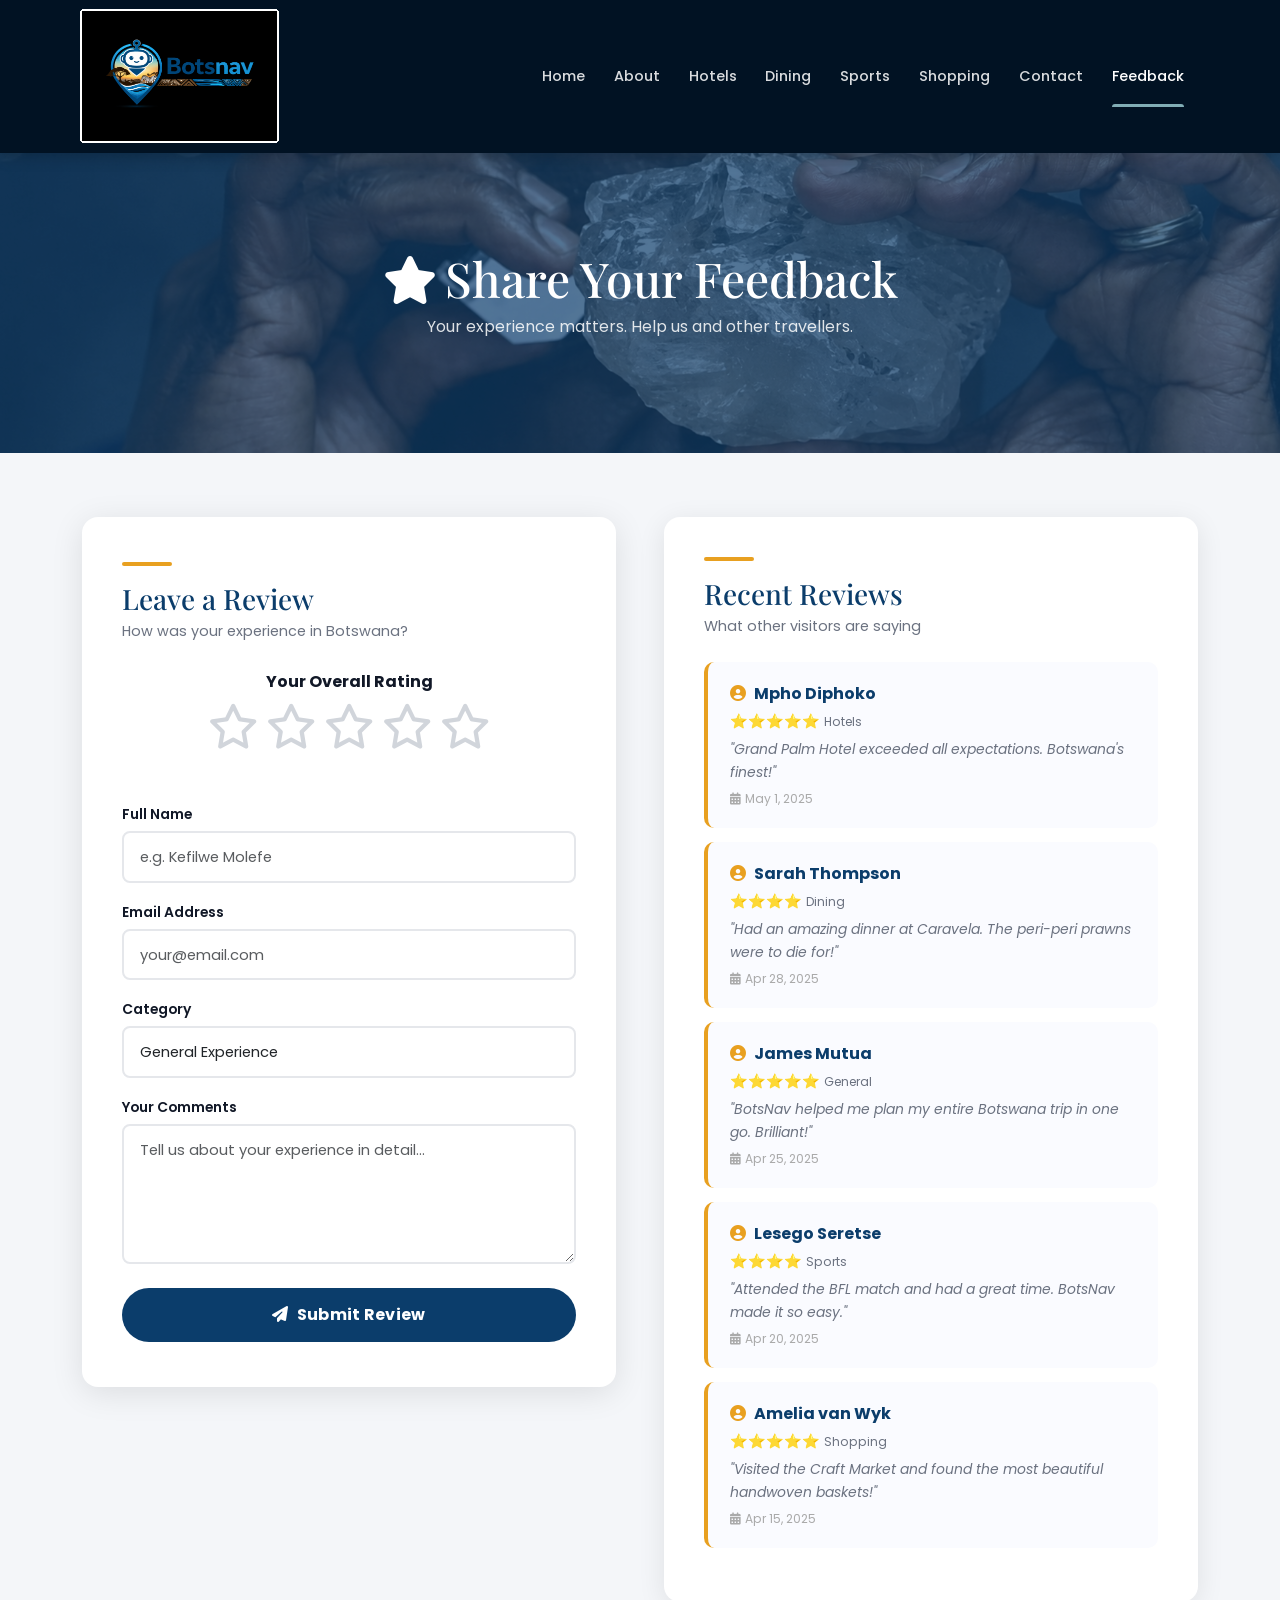
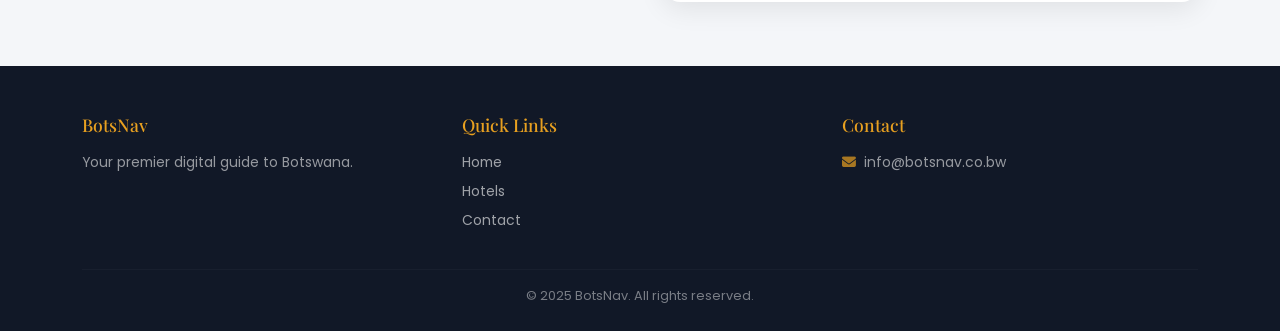
<file: feedback.html>
<!DOCTYPE html>
<html lang="en">
<head>
  <meta charset="UTF-8"><meta name="viewport" content="width=device-width, initial-scale=1.0">
  <title>Feedback - BotsNav</title>
  <meta name="description" content="Share your experience with BotsNav. Rate and review your visit to Botswana.">
  <link rel="stylesheet" href="https://cdn.jsdelivr.net/npm/bootstrap@5.3.2/dist/css/bootstrap.min.css">
  <link rel="stylesheet" href="https://cdnjs.cloudflare.com/ajax/libs/font-awesome/6.5.0/css/all.min.css">
  <link rel="stylesheet" href="css/style.css">
  <style>
    .page-banner-photo {
      position:relative; height:300px; overflow:hidden;
      display:flex; align-items:center; justify-content:center;
      background:url('dinepe/iceman.png') center/cover no-repeat;
    }
    .page-banner-photo::before { content:''; position:absolute; inset:0; background:rgba(11,61,107,.7); }
    .page-banner-photo .bt { position:relative; z-index:2; text-align:center; color:#fff; }
    .page-banner-photo h1 { font-family:'Playfair Display',serif; font-size:clamp(2rem,5vw,3rem); margin-bottom:.4rem; }

    /* Star rating */
    .star-row { display:flex; justify-content:center; gap:.5rem; margin-bottom:.5rem; }
    .star-row i { font-size:2.8rem; color:#d1d5db; cursor:pointer; transition:color .15s,transform .15s; }
    .star-row i:hover, .star-row i.lit { color:#e8a020; transform:scale(1.12); }
    .rating-label { text-align:center; font-weight:700; color:#e8a020; font-size:1.05rem; min-height:1.6rem; margin-bottom:1.2rem; }

    /* Form */
    .fb-card { background:#fff; border-radius:16px; padding:2.8rem 2.5rem; box-shadow:0 6px 32px rgba(0,0,0,.1); }
    .form-control { border-radius:8px; border:2px solid #e5e7eb; padding:.8rem 1rem; font-size:.92rem; transition:border-color .2s; }
    .form-control:focus { border-color:#0b3d6b; box-shadow:none; outline:none; }
    .form-label { font-weight:600; font-size:.87rem; color:#111827; margin-bottom:.35rem; }
    .btn-submit { background:#0b3d6b; color:#fff; border:none; border-radius:50px; padding:.9rem; font-weight:700; font-size:1rem; width:100%; cursor:pointer; transition:.3s; letter-spacing:.3px; }
    .btn-submit:hover { background:#0e4f8b; transform:translateY(-2px); box-shadow:0 6px 20px rgba(11,61,107,.3); }

    /* Reviews */
    .review-card { border-left:4px solid #e8a020; background:#fafbff; border-radius:10px; padding:1.2rem 1.4rem; margin-bottom:.9rem; }
    .rc-name  { font-weight:700; color:#0b3d6b; margin-bottom:.2rem; }
    .rc-stars { color:#e8a020; font-size:.88rem; margin-bottom:.35rem; }
    .rc-text  { font-size:.87rem; color:#6b7280; font-style:italic; }
    .rc-meta  { font-size:.76rem; color:#aaa; margin-top:.4rem; }
  </style>
</head>
<body>

<!-- NAVBAR -->
<nav class="navbar navbar-expand-lg sticky-top" style="background:#0b3d6b;padding:.4rem 1.5rem;box-shadow:0 2px 16px rgba(0,0,0,.22);">
  <div class="container-xl">
    <a class="navbar-brand" href="index.html" style="font-family:'Playfair Display',serif;font-size:1.65rem;color:#e8a020;"><img src="dinepe/logo.png" alt="BotsNav Logo" style="height:130px;width:auto;object-fit:contain;filter:drop-shadow(1px 1px 0 #fff) drop-shadow(-1px -1px 0 #fff) drop-shadow(1px -1px 0 #fff) drop-shadow(-1px 1px 0 #fff);"></a>
    <button class="navbar-toggler border-0" type="button" data-bs-toggle="collapse" data-bs-target="#navMenu">
      <span style="color:#fff;font-size:1.4rem;"><i class="fas fa-bars"></i></span>
    </button>
    <div class="collapse navbar-collapse" id="navMenu">
      <ul class="navbar-nav ms-auto">
        <li class="nav-item"><a class="nav-link" href="index.html">Home</a></li>
        <li class="nav-item"><a class="nav-link" href="about.html">About</a></li>
        <li class="nav-item"><a class="nav-link" href="hotels.html">Hotels</a></li>
        <li class="nav-item"><a class="nav-link" href="dining.html">Dining</a></li>
        <li class="nav-item"><a class="nav-link" href="sports.html">Sports</a></li>
        <li class="nav-item"><a class="nav-link" href="shopping.html">Shopping</a></li>
        <li class="nav-item"><a class="nav-link" href="contact.html">Contact</a></li>
        <li class="nav-item"><a class="nav-link active" href="feedback.html">Feedback</a></li>
      </ul>
    </div>
  </div>
</nav>

<!-- BANNER -->
<div class="page-banner-photo">
  <div class="bt">
    <h1><i class="fas fa-star me-2"></i>Share Your Feedback</h1>
    <p style="opacity:.85;font-size:1rem;">Your experience matters. Help us and other travellers.</p>
  </div>
</div>

<!-- MAIN CONTENT -->
<section style="padding:4rem 0;background:#f4f6f9;">
  <div class="container-xl">
    <div class="row g-5 justify-content-center">

      <!-- FEEDBACK FORM -->
      <div class="col-lg-6">
        <div class="fb-card">
          <div style="width:50px;height:4px;background:#e8a020;border-radius:4px;margin-bottom:1rem;"></div>
          <h3 style="font-family:'Playfair Display',serif;color:#0b3d6b;margin-bottom:.3rem;">Leave a Review</h3>
          <p style="color:#6b7280;font-size:.9rem;margin-bottom:1.6rem;">How was your experience in Botswana?</p>

          <!-- Star rating -->
          <p style="font-weight:700;text-align:center;margin-bottom:.6rem;color:#111827;">Your Overall Rating</p>
          <div class="star-row" id="starRow">
            <i class="far fa-star" data-v="1"></i>
            <i class="far fa-star" data-v="2"></i>
            <i class="far fa-star" data-v="3"></i>
            <i class="far fa-star" data-v="4"></i>
            <i class="far fa-star" data-v="5"></i>
          </div>
          <div class="rating-label" id="rLabel"></div>

          <form id="fbForm" onsubmit="submitFB(event)">
            <div class="mb-3">
              <label class="form-label" for="fbName">Full Name</label>
              <input type="text" class="form-control" id="fbName" placeholder="e.g. Kefilwe Molefe" required>
            </div>
            <div class="mb-3">
              <label class="form-label" for="fbEmail">Email Address</label>
              <input type="email" class="form-control" id="fbEmail" placeholder="your@email.com" required>
            </div>
            <div class="mb-3">
              <label class="form-label" for="fbCat">Category</label>
              <select class="form-control" id="fbCat">
                <option value="General">General Experience</option>
                <option value="Hotels">Hotels</option>
                <option value="Dining">Dining</option>
                <option value="Sports">Sports &amp; Recreation</option>
                <option value="Shopping">Shopping</option>
                <option value="Website">Website Feedback</option>
              </select>
            </div>
            <div class="mb-4">
              <label class="form-label" for="fbComments">Your Comments</label>
              <textarea class="form-control" id="fbComments" rows="5" placeholder="Tell us about your experience in detail..." required></textarea>
            </div>
            <button type="submit" class="btn-submit">
              <i class="fas fa-paper-plane me-2"></i>Submit Review
            </button>
          </form>

          <div id="fbOk" style="display:none;margin-top:1rem;padding:1rem 1.2rem;background:#d1fae5;border-radius:10px;color:#065f46;font-weight:600;">
            <i class="fas fa-check-circle me-2"></i>Thank you! Your review has been posted below.
          </div>
        </div>
      </div>

      <!-- RECENT REVIEWS -->
      <div class="col-lg-6">
        <div style="background:#fff;border-radius:16px;padding:2.5rem;box-shadow:0 6px 28px rgba(0,0,0,.09);">
          <div style="width:50px;height:4px;background:#e8a020;border-radius:4px;margin-bottom:1rem;"></div>
          <h3 style="font-family:'Playfair Display',serif;color:#0b3d6b;margin-bottom:.3rem;">Recent Reviews</h3>
          <p style="color:#6b7280;font-size:.9rem;margin-bottom:1.5rem;">What other visitors are saying</p>
          <div id="reviewList"></div>
        </div>
      </div>

    </div>
  </div>
</section>

<!-- FOOTER -->
<footer style="background:#111827;color:rgba(255,255,255,.8);padding:3rem 1rem 1.5rem;">
  <div class="container-xl">
    <div class="row g-4">
      <div class="col-md-4"><h5 style="font-family:'Playfair Display',serif;color:#e8a020;margin-bottom:1rem;">BotsNav</h5><p style="font-size:.87rem;opacity:.7;">Your premier digital guide to Botswana.</p></div>
      <div class="col-md-4">
        <h5 style="font-family:'Playfair Display',serif;color:#e8a020;margin-bottom:1rem;">Quick Links</h5>
        <a href="index.html"   style="color:rgba(255,255,255,.6);text-decoration:none;font-size:.87rem;display:block;margin-bottom:.4rem;">Home</a>
        <a href="hotels.html"  style="color:rgba(255,255,255,.6);text-decoration:none;font-size:.87rem;display:block;margin-bottom:.4rem;">Hotels</a>
        <a href="contact.html" style="color:rgba(255,255,255,.6);text-decoration:none;font-size:.87rem;display:block;margin-bottom:.4rem;">Contact</a>
      </div>
      <div class="col-md-4"><h5 style="font-family:'Playfair Display',serif;color:#e8a020;margin-bottom:1rem;">Contact</h5><p style="font-size:.87rem;opacity:.7;"><i class="fas fa-envelope me-2" style="color:#e8a020;"></i>info@botsnav.co.bw</p></div>
    </div>
    <hr style="border-color:rgba(255,255,255,.12);margin:2rem 0 1rem;">
    <div style="text-align:center;font-size:.8rem;opacity:.55;">© 2025 BotsNav. All rights reserved.</div>
  </div>
</footer>

<script src="https://cdn.jsdelivr.net/npm/bootstrap@5.3.2/dist/js/bootstrap.bundle.min.js"></script>
<script>
const labels = ['','Poor','Fair','Good','Very Good','Excellent'];
let sel = 0;
const stars = document.querySelectorAll('#starRow i');
stars.forEach(s => {
  s.addEventListener('mouseover', () => light(+s.dataset.v));
  s.addEventListener('mouseout',  () => light(sel));
  s.addEventListener('click',     () => { sel = +s.dataset.v; light(sel); document.getElementById('rLabel').textContent = '★ '+labels[sel]+' ('+sel+'/5)'; });
});
function light(n) { stars.forEach(s => { const v=+s.dataset.v; s.classList.toggle('fas',v<=n); s.classList.toggle('far',v>n); s.classList.toggle('lit',v<=n); }); }

let reviews = [
  { name:"Mpho Diphoko",    stars:5, cat:"Hotels",   date:"May 1, 2025",  text:"Grand Palm Hotel exceeded all expectations. Botswana's finest!" },
  { name:"Sarah Thompson",  stars:4, cat:"Dining",   date:"Apr 28, 2025", text:"Had an amazing dinner at Caravela. The peri-peri prawns were to die for!" },
  { name:"James Mutua",     stars:5, cat:"General",  date:"Apr 25, 2025", text:"BotsNav helped me plan my entire Botswana trip in one go. Brilliant!" },
  { name:"Lesego Seretse",  stars:4, cat:"Sports",   date:"Apr 20, 2025", text:"Attended the BFL match and had a great time. BotsNav made it so easy." },
  { name:"Amelia van Wyk",  stars:5, cat:"Shopping", date:"Apr 15, 2025", text:"Visited the Craft Market and found the most beautiful handwoven baskets!" },
];

function renderReviews() {
  document.getElementById('reviewList').innerHTML = reviews.slice(0,6).map(r =>
    `<div class="review-card">
      <div class="rc-name"><i class="fas fa-user-circle me-2" style="color:#e8a020;"></i>${r.name}</div>
      <div class="rc-stars">${'⭐'.repeat(r.stars)} <span style="font-size:.76rem;color:#6b7280;">${r.cat}</span></div>
      <div class="rc-text">"${r.text}"</div>
      <div class="rc-meta"><i class="fas fa-calendar-alt me-1"></i>${r.date}</div>
    </div>`
  ).join('');
}

function submitFB(e) {
  e.preventDefault();
  if (!sel) { alert('Please select a star rating.'); return; }
  reviews.unshift({
    name: document.getElementById('fbName').value,
    stars: sel, cat: document.getElementById('fbCat').value,
    date: new Date().toLocaleDateString('en-GB',{day:'numeric',month:'short',year:'numeric'}),
    text: document.getElementById('fbComments').value
  });
  renderReviews();
  document.getElementById('fbOk').style.display = 'block';
  document.getElementById('fbForm').reset();
  sel = 0; light(0); document.getElementById('rLabel').textContent = '';
  setTimeout(() => document.getElementById('fbOk').style.display='none', 5000);
}
renderReviews();
</script>
</body>
</html>
</file>
<file: css/style.css>
@import url('https://fonts.googleapis.com/css2?family=Poppins:wght@300;400;500;600;700;800&family=Playfair+Display:wght@700&display=swap');

:root {
  --primary:   #011223;
  --accent:    #81adb5;
  --green:     #2e7d5e;
  --light-bg:  #f4f6f9;
  --dark:      #111827;
  --text-muted:#6b7280;
  --white:     #ffffff;
  --radius:    12px;
  --shadow:    0 4px 24px rgba(0,0,0,.10);
  --transition:.3s ease;
}

*, *::before, *::after { box-sizing: border-box; margin: 0; padding: 0; }

body {
  font-family: 'Poppins', sans-serif;
  background: var(--light-bg);
  color: var(--dark);
  line-height: 1.6;
}

/*  NAVBAR  */
.navbar { background: var(--primary) !important; padding: 0 1.5rem; box-shadow: 0 2px 16px rgba(0,0,0,.2); }
.navbar-brand { font-family: 'Playfair Display', serif; font-size: 1.6rem; color: var(--accent) !important; letter-spacing: 1px; }
.navbar-brand span { color: var(--white); }
.nav-link { color: rgba(255,255,255,.85) !important; font-weight: 500; font-size: .9rem; padding: 1.2rem .9rem !important; position: relative; transition: var(--transition); }
.nav-link::after { content:''; position:absolute; bottom:0; left:.9rem; right:.9rem; height:3px; background:var(--accent); border-radius:3px 3px 0 0; transform:scaleX(0); transition:var(--transition); }
.nav-link:hover::after, .nav-link.active::after { transform:scaleX(1); }
.nav-link:hover, .nav-link.active { color: var(--white) !important; }

/* --- HERO --- */
.hero {
  position: relative; height: 88vh; min-height: 560px; overflow: hidden;
  display: flex; align-items: center; justify-content: center;
  background: linear-gradient(135deg, #0b3d6b 0%, #1a6b8a 50%, #2e7d5e 100%);
}
.hero-slide {
  position: absolute; inset: 0;
  background-size: cover; background-position: center;
  opacity: 0; transition: opacity 1.2s ease;
}
.hero-slide.active { opacity: 1; }
.hero-overlay { position:absolute; inset:0; background:linear-gradient(to bottom, rgba(0,0,0,.4) 0%, rgba(11,61,107,.6) 100%); }
.hero-content { position:relative; z-index:2; text-align:center; color:var(--white); padding:2rem; }
.hero-content h1 { font-family:'Playfair Display',serif; font-size:clamp(2rem,5vw,3.8rem); line-height:1.15; margin-bottom:1rem; text-shadow:0 2px 12px rgba(0,0,0,.4); }
.hero-content p  { font-size:clamp(1rem,2vw,1.25rem); opacity:.9; margin-bottom:2rem; }
.btn-hero { background:var(--accent); color:var(--dark); font-weight:700; border:none; padding:.85rem 2.2rem; border-radius:50px; font-size:1rem; text-decoration:none; display:inline-block; transition:var(--transition); box-shadow:0 4px 18px rgba(232,160,32,.4); }
.btn-hero:hover { background:#f0b030; transform:translateY(-2px); box-shadow:0 8px 28px rgba(232,160,32,.5); }
.btn-hero-outline { background:transparent; border:2px solid var(--white); color:var(--white); font-weight:600; padding:.8rem 2rem; border-radius:50px; font-size:1rem; text-decoration:none; display:inline-block; transition:var(--transition); margin-left:1rem; }
.btn-hero-outline:hover { background:var(--white); color:var(--primary); }

/*  PAGE BANNER (inner pages)  */
.page-banner {
  background: linear-gradient(135deg, var(--primary) 0%, #1a6b8a 100%);
  color: var(--white); padding: 5rem 1rem 3.5rem; text-align: center;
  position: relative; overflow: hidden;
}
.page-banner::after { content:''; position:absolute; bottom:-1px; left:0; right:0; height:60px; background:var(--light-bg); clip-path:ellipse(55% 100% at 50% 100%); }
.page-banner h1 { font-family:'Playfair Display',serif; font-size:clamp(1.8rem,4vw,3rem); margin-bottom:.5rem; }
.page-banner p { opacity:.85; font-size:1.05rem; }

/* SECTION HEADINGS  */
.section-title { font-family:'Playfair Display',serif; font-size:clamp(1.6rem,3vw,2.2rem); color:var(--primary); margin-bottom:.4rem; }
.section-subtitle { color:var(--text-muted); font-size:.95rem; margin-bottom:2rem; }
.divider { width:60px; height:4px; background:var(--accent); border-radius:4px; margin-bottom:1.2rem; }

/*  CARDS  */
.card { border:none; border-radius:var(--radius); box-shadow:var(--shadow); overflow:hidden; transition:var(--transition); background:var(--white); }
.card:hover { transform:translateY(-6px); box-shadow:0 12px 36px rgba(0,0,0,.15); }
.card img { width:100%; height:200px; object-fit:cover; }
.card-body { padding:1.2rem; }
.card-title { font-weight:700; font-size:1rem; color:var(--dark); margin-bottom:.3rem; }
.card-text  { font-size:.85rem; color:var(--text-muted); }
.card-badge { background:var(--accent); color:var(--dark); font-size:.75rem; font-weight:700; border-radius:50px; padding:.2rem .75rem; display:inline-block; margin-bottom:.6rem; }

/*  CATEGORY CARDS (Home)*/
.cat-card {
  border-radius:var(--radius); overflow:hidden; position:relative;
  height:220px; cursor:pointer; display:block; text-decoration:none;
  box-shadow:var(--shadow); transition:var(--transition);
}
.cat-card:hover { transform:translateY(-6px); box-shadow:0 12px 36px rgba(0,0,0,.2); }
.cat-card img { width:100%; height:100%; object-fit:cover; transition:transform .5s ease; }
.cat-card:hover img { transform:scale(1.08); }
.cat-card-overlay { position:absolute; inset:0; background:linear-gradient(to top, rgba(11,61,107,.8) 0%, rgba(0,0,0,.1) 100%); display:flex; flex-direction:column; align-items:center; justify-content:flex-end; padding:1.2rem; }
.cat-card-overlay i  { font-size:2rem; color:var(--accent); margin-bottom:.4rem; }
.cat-card-overlay span { color:var(--white); font-weight:700; font-size:1.05rem; letter-spacing:.5px; }

/*  ABOUT   */
.about-strip { background:var(--primary); color:var(--white); padding:3.5rem 1rem; }
.about-strip h2 { font-family:'Playfair Display',serif; font-size:clamp(1.5rem,3vw,2rem); margin-bottom:1rem; }
.about-strip p  { opacity:.85; }

/* MISSION / VISION / GOALS  */
.mission-card { background:var(--white); border-radius:var(--radius); padding:2rem; box-shadow:var(--shadow); border-top:4px solid var(--accent); height:100%; }
.mission-card i { font-size:2.4rem; color:var(--accent); margin-bottom:1rem; }
.goal-card { background:var(--white); border-radius:var(--radius); padding:1.5rem; box-shadow:var(--shadow); text-align:center; border-left:4px solid var(--green); transition:var(--transition); }
.goal-card:hover { border-left-color:var(--accent); transform:translateX(4px); }
.goal-card i { font-size:1.8rem; color:var(--green); margin-bottom:.7rem; }

/* SEARCH BAR  */
.search-bar { background:var(--white); border-radius:var(--radius); padding:1.2rem 1.5rem; box-shadow:var(--shadow); display:flex; gap:.8rem; align-items:center; margin-bottom:1.5rem; }
.search-bar input { border:none; outline:none; flex:1; font-size:1rem; font-family:'Poppins',sans-serif; }
.search-bar button { background:var(--accent); border:none; color:var(--dark); font-weight:700; padding:.55rem 1.5rem; border-radius:50px; cursor:pointer; transition:var(--transition); }
.search-bar button:hover { background:#f0b030; }

/* FILTER TABS */
.filter-tabs { display:flex; gap:.6rem; flex-wrap:wrap; margin-bottom:1.5rem; }
.filter-tab { background:var(--white); border:2px solid #e5e7eb; color:var(--text-muted); border-radius:50px; padding:.4rem 1.1rem; font-size:.85rem; font-weight:600; cursor:pointer; transition:var(--transition); }
.filter-tab:hover, .filter-tab.active { background:var(--primary); border-color:var(--primary); color:var(--white); }

/* LISTING CARD  */
.listing-card { background:var(--white); border-radius:var(--radius); box-shadow:var(--shadow); overflow:hidden; transition:var(--transition); cursor:pointer; }
.listing-card:hover { transform:translateY(-5px); box-shadow:0 12px 36px rgba(0,0,0,.15); }
.listing-card img { width:100%; height:220px; object-fit:cover; image-rendering:-webkit-optimize-contrast; }
.listing-card .lc-body { padding:1rem; }
.listing-card .lc-title { font-weight:700; font-size:.97rem; margin-bottom:.25rem; }
.listing-card .lc-sub   { font-size:.82rem; color:var(--text-muted); }
.stars { color:var(--accent); font-size:.85rem; margin:.3rem 0; }

/* --- HORIZ CARD (Shopping) --- */
.h-card { background:var(--white); border-radius:var(--radius); box-shadow:var(--shadow); overflow:hidden; display:flex; transition:var(--transition); cursor:pointer; }
.h-card:hover { transform:translateY(-4px); box-shadow:0 12px 36px rgba(0,0,0,.15); }
.h-card img { width:200px; min-height:150px; object-fit:cover; flex-shrink:0; }
.h-card .hc-body { padding:1.2rem; display:flex; flex-direction:column; justify-content:center; }

/* --- SIDEBAR FILTER --- */
.sidebar-filter { background:var(--white); border-radius:var(--radius); padding:1.4rem; box-shadow:var(--shadow); }
.sidebar-filter h6 { font-weight:700; color:var(--primary); margin-bottom:.8rem; text-transform:uppercase; font-size:.8rem; letter-spacing:.8px; }
.sidebar-filter .form-check-label { font-size:.88rem; }
.price-range { accent-color:var(--accent); }

/* --- MODAL OVERLAY --- */
.detail-overlay { position:fixed; inset:0; z-index:1050; display:flex; align-items:center; justify-content:center; background:rgba(0,0,0,.6); backdrop-filter:blur(4px); opacity:0; pointer-events:none; transition:opacity .3s; }
.detail-overlay.show { opacity:1; pointer-events:all; }
.detail-box { background:var(--white); border-radius:var(--radius); width:min(700px,94vw); max-height:88vh; overflow-y:auto; box-shadow:0 20px 60px rgba(0,0,0,.3); animation:slideUp .3s ease; }
.detail-box img { width:100%; height:260px; object-fit:cover; }
.detail-box .detail-body { padding:1.8rem; }
.detail-box .detail-title { font-family:'Playfair Display',serif; font-size:1.5rem; color:var(--primary); margin-bottom:.5rem; }
.btn-close-overlay { position:absolute; top:1rem; right:1rem; background:var(--white); border:none; border-radius:50%; width:36px; height:36px; display:flex; align-items:center; justify-content:center; cursor:pointer; box-shadow:0 2px 8px rgba(0,0,0,.2); font-size:1.1rem; transition:var(--transition); }
.btn-close-overlay:hover { background:var(--accent); }

/* ---EVENTS TABLE --- */
.events-table { background:var(--white); border-radius:var(--radius); overflow:hidden; box-shadow:var(--shadow); }
.events-table table { width:100%; border-collapse:collapse; }
.events-table thead { background:var(--primary); color:var(--white); }
.events-table th, .events-table td { padding:.9rem 1.1rem; font-size:.88rem; }
.events-table tbody tr:hover { background:#f0f4ff; }
.events-table tbody tr:nth-child(even) { background:#f8fafc; }
.event-tag { background:var(--accent); color:var(--dark); border-radius:50px; padding:.15rem .7rem; font-size:.75rem; font-weight:700; }

/* --- CONTACT --- */
.contact-info-card { background:var(--white); border-radius:var(--radius); padding:1.8rem; text-align:center; box-shadow:var(--shadow); transition:var(--transition); }
.contact-info-card:hover { transform:translateY(-5px); }
.contact-info-card i { font-size:2.2rem; color:var(--accent); margin-bottom:1rem; }
.map-placeholder { background:linear-gradient(135deg,#e8eef5,#c8daea); border-radius:var(--radius); height:320px; display:flex; align-items:center; justify-content:center; flex-direction:column; gap:1rem; color:var(--primary); font-weight:600; box-shadow:var(--shadow); }
.map-placeholder i { font-size:3rem; color:var(--accent); }

/* --- FAQ ACCORDION --- */
.faq-item { background:var(--white); border-radius:var(--radius); margin-bottom:.8rem; box-shadow:var(--shadow); overflow:hidden; }
.faq-question { padding:1.1rem 1.5rem; font-weight:600; cursor:pointer; display:flex; justify-content:space-between; align-items:center; transition:background var(--transition); }
.faq-question:hover { background:#f0f4ff; }
.faq-question.open { background:var(--primary); color:var(--white); }
.faq-answer { max-height:0; overflow:hidden; transition:max-height .4s ease, padding .3s; font-size:.92rem; color:var(--text-muted); }
.faq-answer.open { max-height:200px; padding:1rem 1.5rem; }
.faq-icon { transition:transform .3s; }
.faq-question.open .faq-icon { transform:rotate(180deg); }

/* --- STAR RATING --- */
.star-rating { display:flex; gap:.4rem; flex-direction:row-reverse; justify-content:center; margin-bottom:1rem; }
.star-rating input { display:none; }
.star-rating label { font-size:2.5rem; color:#d1d5db; cursor:pointer; transition:color .2s; }
.star-rating input:checked ~ label,
.star-rating label:hover,
.star-rating label:hover ~ label { color:var(--accent); }

/* --- FORMS ---*/
.form-control { border-radius:8px; border:2px solid #e5e7eb; padding:.75rem 1rem; font-family:'Poppins',sans-serif; font-size:.9rem; transition:border-color .2s; }
.form-control:focus { border-color:var(--primary); box-shadow:none; outline:none; }
.form-label { font-weight:600; font-size:.88rem; color:var(--dark); margin-bottom:.4rem; }
.btn-primary-custom { background:var(--primary); color:var(--white); border:none; border-radius:50px; padding:.8rem 2.5rem; font-weight:700; font-size:1rem; cursor:pointer; transition:var(--transition); }
.btn-primary-custom:hover { background:#0e4f8b; transform:translateY(-2px); box-shadow:0 6px 20px rgba(11,61,107,.3); }
.btn-accent { background:var(--accent); color:var(--dark); border:none; border-radius:50px; padding:.7rem 1.8rem; font-weight:700; cursor:pointer; transition:var(--transition); }
.btn-accent:hover { background:#f0b030; transform:translateY(-2px); }
.btn-outline-primary-custom { background:transparent; border:2px solid var(--primary); color:var(--primary); border-radius:50px; padding:.65rem 1.6rem; font-weight:600; cursor:pointer; transition:var(--transition); }
.btn-outline-primary-custom:hover { background:var(--primary); color:var(--white); }

/* --- FOOTER --- */
footer { background:var(--dark); color:rgba(255,255,255,.8); padding:3.5rem 1rem 1.5rem; }
footer h5 { font-family:'Playfair Display',serif; color:var(--accent); margin-bottom:1.2rem; font-size:1.1rem; }
footer a { color:rgba(255,255,255,.65); text-decoration:none; font-size:.88rem; display:block; margin-bottom:.5rem; transition:color .2s; }
footer a:hover { color:var(--accent); }
.footer-divider { border-color:rgba(255,255,255,.12); margin:2rem 0 1rem; }
.footer-bottom { text-align:center; font-size:.82rem; opacity:.6; }
.social-icon { display:inline-flex; width:36px; height:36px; border-radius:50%; background:rgba(255,255,255,.1); align-items:center; justify-content:center; color:var(--white); font-size:.95rem; margin-right:.5rem; transition:var(--transition); }
.social-icon:hover { background:var(--accent); color:var(--dark); }

/* --- UTILS --- */
section { padding:5rem 0; }
.bg-white-sec { background:var(--white); }
.bg-primary-sec { background:var(--primary); color:var(--white); }
.view-more-btn { display:block; width:fit-content; margin:2rem auto 0; background:transparent; border:2px solid var(--primary); color:var(--primary); border-radius:50px; padding:.75rem 2.2rem; font-weight:700; cursor:pointer; transition:var(--transition); }
.view-more-btn:hover { background:var(--primary); color:var(--white); }
.badge-green { background:#d1fae5; color:#065f46; border-radius:50px; padding:.2rem .7rem; font-size:.75rem; font-weight:700; }
.badge-blue  { background:#dbeafe; color:#1e40af; border-radius:50px; padding:.2rem .7rem; font-size:.75rem; font-weight:700; }
.badge-red   { background:#fee2e2; color:#991b1b; border-radius:50px; padding:.2rem .7rem; font-size:.75rem; font-weight:700; }

@keyframes slideUp { from { transform:translateY(40px); opacity:0; } to { transform:translateY(0); opacity:1; } }

@media (max-width:768px) {
  .hero { height:70vh; }
  .h-card img { width:120px; min-height:120px; }
  .search-bar { flex-direction:column; }
  .btn-hero-outline { margin-left:0; margin-top:.8rem; }
}

/* =========================================
   ACCESSIBILITY WIDGET STYLES 
========================================= */
#a11y-widget { position: fixed; bottom: 20px; left: 20px; z-index: 99999; }
#a11y-toggle { background: var(--accent); color: #111; border: none; width: 55px; height: 55px; border-radius: 50%; font-size: 1.8rem; cursor: pointer; box-shadow: 0 4px 15px rgba(0,0,0,0.3); transition: transform 0.3s; display: flex; align-items: center; justify-content: center; }
#a11y-toggle:hover { transform: scale(1.1); }
#a11y-menu { position: absolute; bottom: 70px; left: 0; background: #fff; border-radius: 8px; box-shadow: 0 10px 30px rgba(0,0,0,0.2); width: 220px; padding: 15px; display: none; flex-direction: column; gap: 10px; }
#a11y-menu.show { display: flex; }
#a11y-menu h6 { margin: 0 0 10px 0; font-family: 'Playfair Display', serif; color: var(--primary); font-weight: 800; border-bottom: 2px solid #eee; padding-bottom: 8px; text-transform: uppercase; letter-spacing: 1px; font-size: 0.9rem;}
.a11y-btn { background: #f8fafc; border: 1px solid #cbd5e1; padding: 10px; border-radius: 6px; cursor: pointer; text-align: left; font-size: 0.95rem; font-weight: 600; color: #334155; transition: all 0.2s; display: flex; align-items: center; }
.a11y-btn i { margin-right: 10px; font-size: 1.1rem; color: var(--primary); width: 20px; text-align: center; }
.a11y-btn:hover, .a11y-btn.active { background: var(--primary); color: #fff; border-color: var(--primary); }
.a11y-btn:hover i, .a11y-btn.active i { color: var(--accent); }

/* ACCESSIBILITY MODES */
body.a11y-high-contrast { background: #000 !important; color: #ffeb3b !important; }
body.a11y-high-contrast * { background-color: #000 !important; color: #ffeb3b !important; border-color: #ffeb3b !important; box-shadow: none !important; text-shadow: none !important; }
body.a11y-high-contrast img { filter: grayscale(100%) contrast(150%) brightness(80%) !important; border: 2px solid #ffeb3b !important; }
body.a11y-high-contrast a { color: #fff !important; text-decoration: underline !important; }

body.a11y-large-text { font-size: 120% !important; }
body.a11y-large-text p, body.a11y-large-text span, body.a11y-large-text a, body.a11y-large-text li { font-size: 1.15rem !important; line-height: 1.8 !important; }
body.a11y-large-text h1, body.a11y-large-text h2, body.a11y-large-text h3 { font-size: 130% !important; }

body.a11y-highlight-links a { background: #ffeb3b !important; color: #000 !important; text-decoration: underline !important; font-weight: 800 !important; border-bottom: 3px solid #000 !important; padding: 2px 4px !important; display: inline-block; }

/* =========================================
   BACK TO TOP BUTTON
========================================= */
#back-to-top {
  position: fixed;
  bottom: 20px;
  right: 20px;
  background: var(--accent);
  color: #111;
  width: 55px;
  height: 55px;
  border-radius: 50%;
  border: none;
  font-size: 1.5rem;
  cursor: pointer;
  box-shadow: 0 4px 15px rgba(0,0,0,0.3);
  display: flex;
  align-items: center;
  justify-content: center;
  z-index: 99998;
  opacity: 0;
  visibility: hidden;
  transition: all 0.3s ease;
}
#back-to-top.visible {
  opacity: 1;
  visibility: visible;
}
#back-to-top:hover {
  transform: translateY(-5px) scale(1.05);
  background: var(--primary);
  color: #fff;
}
</file>
